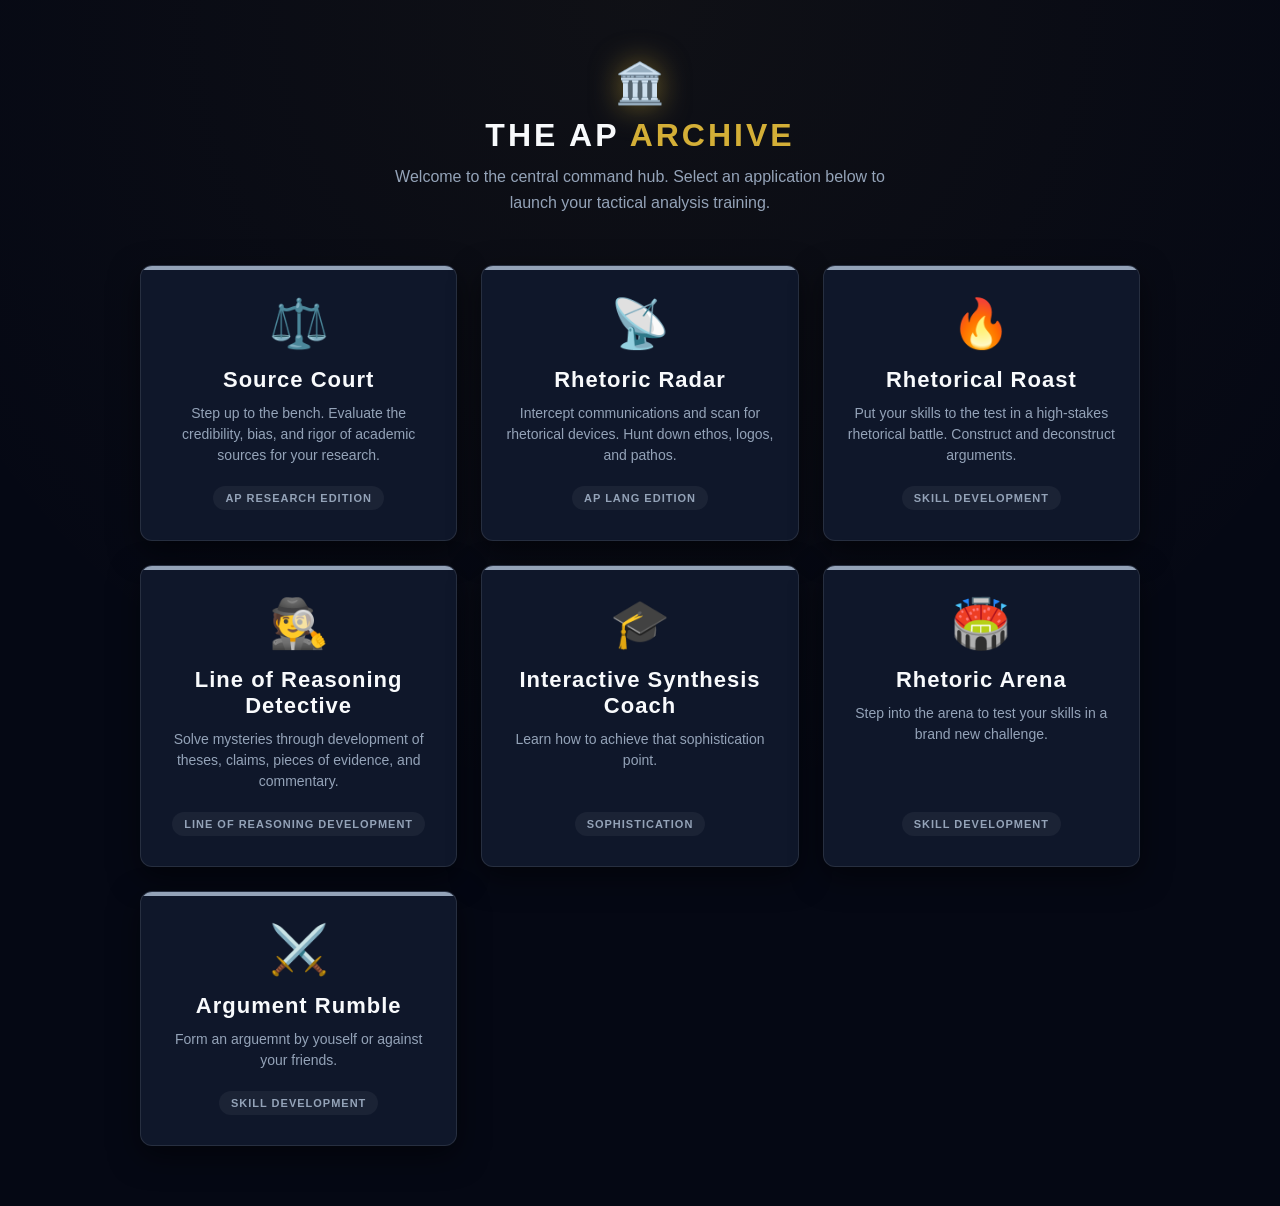
<file: index.html>
<!DOCTYPE html>
<html lang="en">
<head>
<meta charset="UTF-8">
<meta name="viewport" content="width=device-width, initial-scale=1.0">
<title>The AP Archive</title>
<style>
  * { box-sizing: border-box; margin: 0; padding: 0; }

  :root {
    --bg: #050814;
    --card: #0f172a;
    --card-hover: #1e293b;
    --text: #f8fafc;
    --muted: #94a3b8;
    
    --gold: #d4af37;
    --blue: #38bdf8;
    --orange: #fb923c;
    --yellow: #facc15;
    --purple: #a855f7;
    --red: #ef4444; 
   --silver: #cbd5e1;
  }

  body {
    background-color: var(--bg);
    color: var(--text);
    font-family: -apple-system, BlinkMacSystemFont, 'Segoe UI', Roboto, sans-serif;
    display: flex;
    flex-direction: column;
    align-items: center;
    padding: 60px 20px;
    min-height: 100vh;
    background-image: radial-gradient(circle at 50% 0%, rgba(212, 175, 55, 0.05) 0%, transparent 60%);
  }

  header {
    text-align: center;
    margin-bottom: 50px;
  }

  .icon-main {
    font-size: 40px;
    margin-bottom: 10px;
    filter: drop-shadow(0 0 15px rgba(212, 175, 55, 0.5));
  }

  h1 { 
    color: var(--text); 
    letter-spacing: 3px; 
    text-transform: uppercase; 
    font-size: 32px;
    margin-bottom: 10px;
  }

  h1 span { color: var(--gold); }

  p.subtitle { 
    color: var(--muted); 
    max-width: 500px; 
    line-height: 1.6;
    margin: 0 auto;
  }

  .app-grid {
    display: grid;
    grid-template-columns: repeat(auto-fit, minmax(300px, 1fr));
    gap: 24px;
    width: 100%;
    max-width: 1000px;
  }

  .app-card {
    background: var(--card);
    border: 1px solid rgba(255,255,255,0.1);
    border-radius: 12px;
    padding: 30px 24px;
    text-decoration: none;
    color: var(--text);
    text-align: center;
    transition: all 0.3s ease;
    box-shadow: 0 10px 30px rgba(0,0,0,0.5);
    position: relative;
    overflow: hidden;
    display: flex;
    flex-direction: column;
    align-items: center;
  }

  .app-card::before {
    content: '';
    position: absolute;
    top: 0; left: 0; right: 0;
    height: 4px;
    background: var(--muted);
    transition: background 0.3s ease;
  }

  .app-icon {
    font-size: 48px;
    margin-bottom: 15px;
    transition: transform 0.3s ease;
  }

  .app-title {
    font-size: 22px;
    font-weight: bold;
    margin-bottom: 10px;
    letter-spacing: 1px;
  }

  .app-desc {
    font-size: 14px;
    color: var(--muted);
    line-height: 1.5;
    margin-bottom: 20px;
    flex-grow: 1;
  }

  .app-badge {
    padding: 6px 12px;
    border-radius: 20px;
    font-size: 11px;
    font-weight: bold;
    text-transform: uppercase;
    letter-spacing: 1px;
    background: rgba(255,255,255,0.05);
    color: var(--muted);
    transition: all 0.3s ease;
  }

  /* Hover Effects */
  .app-card:hover {
    background: var(--card-hover);
    transform: translateY(-5px);
  }

  .app-card:hover .app-icon {
    transform: scale(1.1);
  }

  /* Source Court (Gold) */
  .app-card.court:hover { border-color: var(--gold); box-shadow: 0 10px 40px rgba(212, 175, 55, 0.2); }
  .app-card.court:hover::before { background: var(--gold); }
  .app-card.court:hover .app-title { color: var(--gold); }
  .app-card.court:hover .app-badge { background: rgba(212, 175, 55, 0.15); color: var(--gold); }

  /* Rhetoric Radar (Blue) */
  .app-card.radar:hover { border-color: var(--blue); box-shadow: 0 10px 40px rgba(56, 189, 248, 0.2); }
  .app-card.radar:hover::before { background: var(--blue); }
  .app-card.radar:hover .app-title { color: var(--blue); }
  .app-card.radar:hover .app-badge { background: rgba(56, 189, 248, 0.15); color: var(--blue); }

  /* Rhetorical Roast (Orange) */
  .app-card.roast:hover { border-color: var(--orange); box-shadow: 0 10px 40px rgba(251, 146, 60, 0.2); }
  .app-card.roast:hover::before { background: var(--orange); }
  .app-card.roast:hover .app-title { color: var(--orange); }
  .app-card.roast:hover .app-badge { background: rgba(251, 146, 60, 0.15); color: var(--orange); }

  /* Line of Reasoning Detective (Yellow) */
  .app-card.detective:hover { border-color: var(--yellow); box-shadow: 0 10px 40px rgba(250, 204, 21, 0.2); }
  .app-card.detective:hover::before { background: var(--yellow); }
  .app-card.detective:hover .app-title { color: var(--yellow); }
  .app-card.detective:hover .app-badge { background: rgba(250, 204, 21, 0.15); color: var(--yellow); }

  /* Interactive Synthesis Coach (Purple) */
  .app-card.coach:hover { border-color: var(--purple); box-shadow: 0 10px 40px rgba(168, 85, 247, 0.2); }
  .app-card.coach:hover::before { background: var(--purple); }
  .app-card.coach:hover .app-title { color: var(--purple); }
  .app-card.coach:hover .app-badge { background: rgba(168, 85, 247, 0.15); color: var(--purple); }

  /* Rhetoric Arena (Red) */
  .app-card.arena:hover { border-color: var(--red); box-shadow: 0 10px 40px rgba(239, 68, 68, 0.2); }
  .app-card.arena:hover::before { background: var(--red); }
  .app-card.arena:hover .app-title { color: var(--red); }
  .app-card.arena:hover .app-badge { background: rgba(239, 68, 68, 0.15); color: var(--red); }

/* Argument Rumble (Silver) */
  .app-card.rumble:hover { border-color: var(--silver); box-shadow: 0 10px 40px rgba(203, 213, 225, 0.2); }
  .app-card.rumble:hover::before { background: var(--silver); }
  .app-card.rumble:hover .app-title { color: var(--silver); }
  .app-card.rumble:hover .app-badge { background: rgba(203, 213, 225, 0.15); color: var(--silver); }
  
  @media (max-width: 600px) {
    .app-grid { grid-template-columns: 1fr; }
  }
</style>
</head>
<body>

  <header>
    <div class="icon-main">🏛️</div>
    <h1>The AP <span>Archive</span></h1>
    <p class="subtitle">Welcome to the central command hub. Select an application below to launch your tactical analysis training.</p>
  </header>

  <div class="app-grid">
    
    <a href="Source%20Court2/index.html" class="app-card court">
      <div class="app-icon">⚖️</div>
      <div class="app-title">Source Court</div>
      <div class="app-desc">Step up to the bench. Evaluate the credibility, bias, and rigor of academic sources for your research.</div>
      <div class="app-badge">AP Research Edition</div>
    </a>

    <a href="RhetoricRadar.html" class="app-card radar">
      <div class="app-icon">📡</div>
      <div class="app-title">Rhetoric Radar</div>
      <div class="app-desc">Intercept communications and scan for rhetorical devices. Hunt down ethos, logos, and pathos.</div>
      <div class="app-badge">AP Lang Edition</div>
    </a>
    
    <a href="RhetoricalRoast.html" class="app-card roast">
      <div class="app-icon">🔥</div>
      <div class="app-title">Rhetorical Roast</div>
      <div class="app-desc">Put your skills to the test in a high-stakes rhetorical battle. Construct and deconstruct arguments.</div>
      <div class="app-badge">Skill Development</div>
    </a>

    <a href="LineOfReasoningDetective.html" class="app-card detective">
      <div class="app-icon">🕵️</div>
      <div class="app-title">Line of Reasoning Detective</div>
      <div class="app-desc">Solve mysteries through development of theses, claims, pieces of evidence, and commentary.</div>
      <div class="app-badge">Line of Reasoning Development</div>
    </a>

    <a href="InteractiveSynthesisCoach.html" class="app-card coach">
      <div class="app-icon">🎓</div>
      <div class="app-title">Interactive Synthesis Coach</div>
      <div class="app-desc">Learn how to achieve that sophistication point.</div>
      <div class="app-badge">Sophistication</div>
    </a>

    <a href="Rhetoric%20Arena/index.html" class="app-card arena">
      <div class="app-icon">🏟️</div>
      <div class="app-title">Rhetoric Arena</div>
      <div class="app-desc">Step into the arena to test your skills in a brand new challenge.</div>
      <div class="app-badge">Skill Development</div>
    </a>

    <a href="ArgumentRumble.html" class="app-card rumble">
      <div class="app-icon">⚔️</div>
      <div class="app-title">Argument Rumble</div>
      <div class="app-desc">Form an arguemnt by youself or against your friends.</div>
      <div class="app-badge">Skill Development</div>
    </a>
   
  </div>

</body>
</html>
</file>
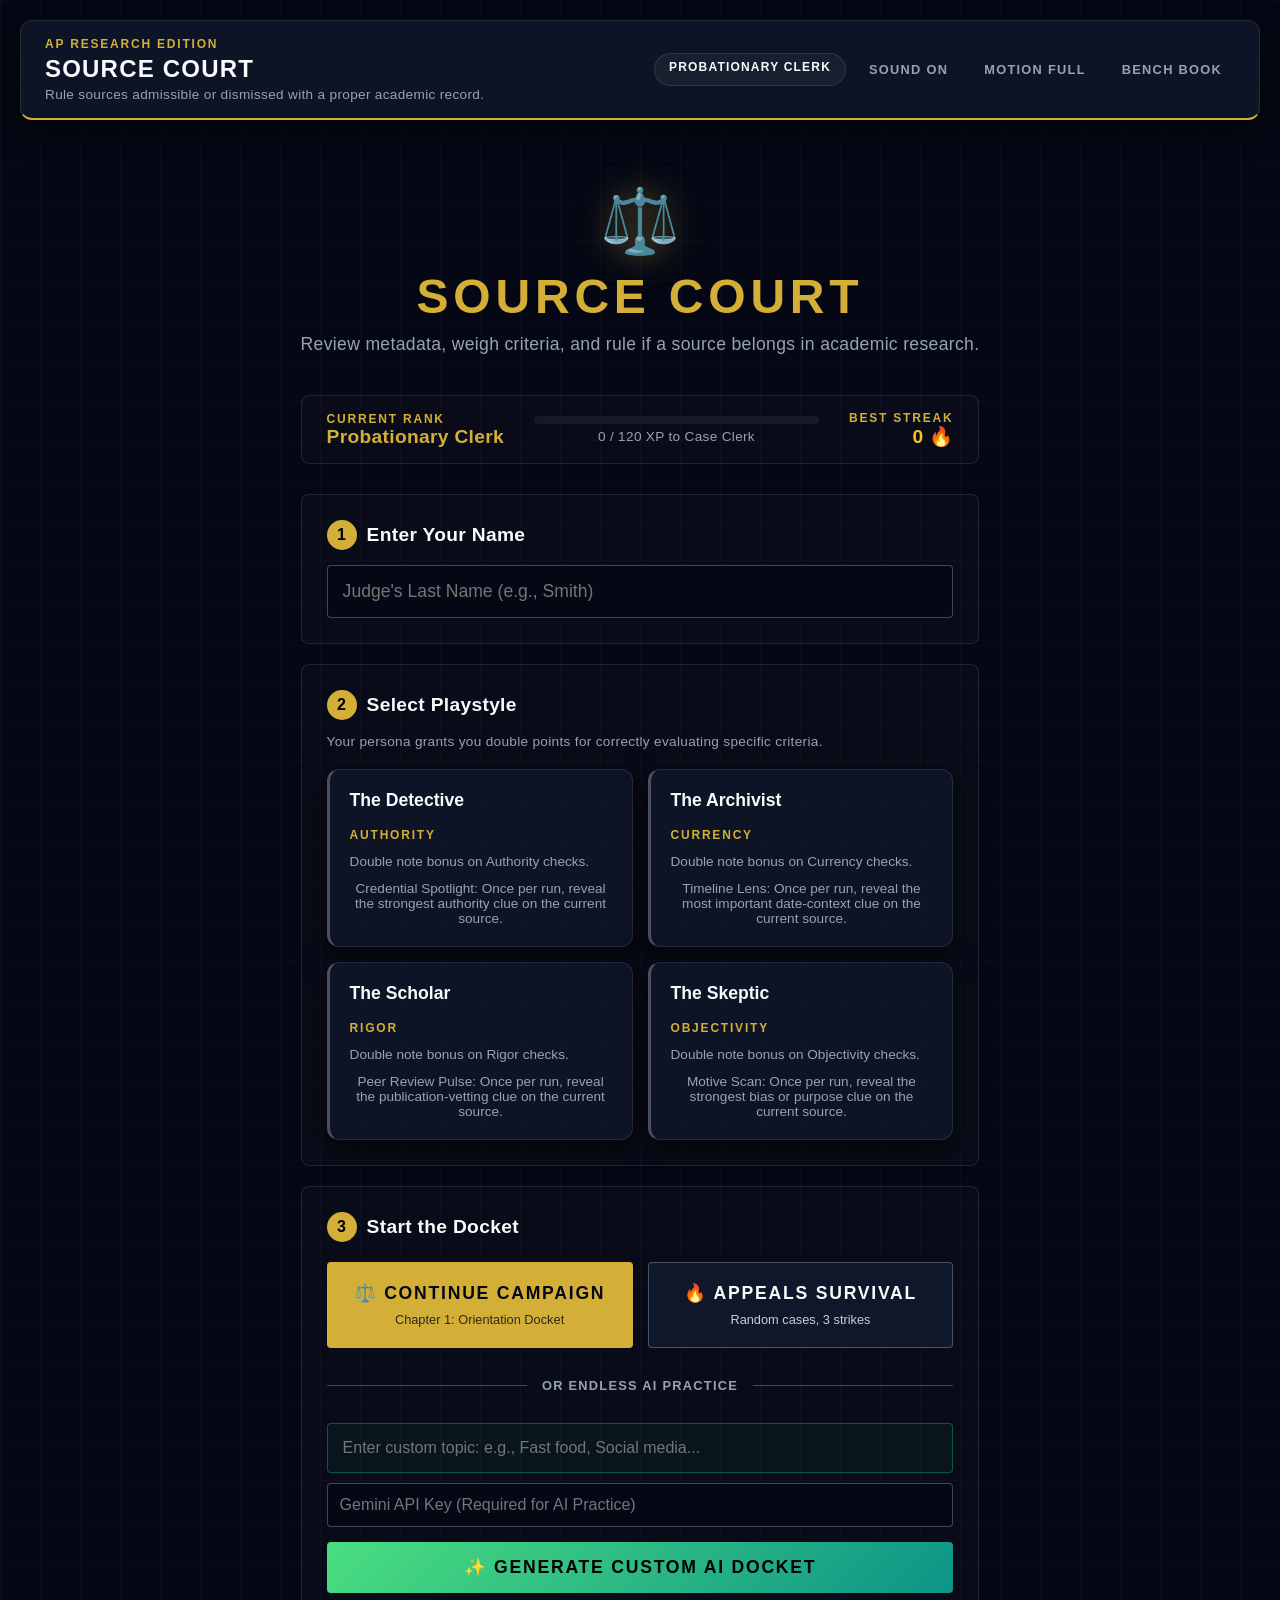
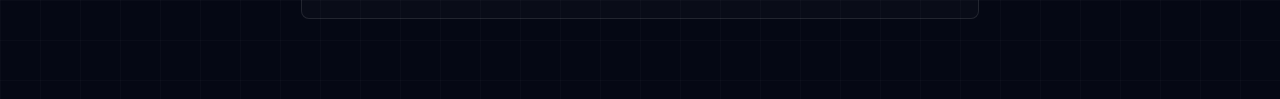
<file: Source Court2/index.html>
<!DOCTYPE html>
<html lang="en">
<head>
  <meta charset="UTF-8" />
  <meta name="viewport" content="width=device-width, initial-scale=1.0" />
  <title>Source Court — AP Research Edition</title>
  <link rel="stylesheet" href="styles.css" />
</head>
<body>
  <div id="app" class="app-shell">
    <noscript>
      <div class="noscript" style="color: white; text-align: center; padding: 50px;">
        Source Court requires JavaScript to run.
      </div>
    </noscript>
  </div>
  <div id="live-region" class="sr-only" aria-live="polite" aria-atomic="true"></div>
  
  <script src="data.js"></script>
  <script src="app.js"></script>
</body>
</html>
</file>
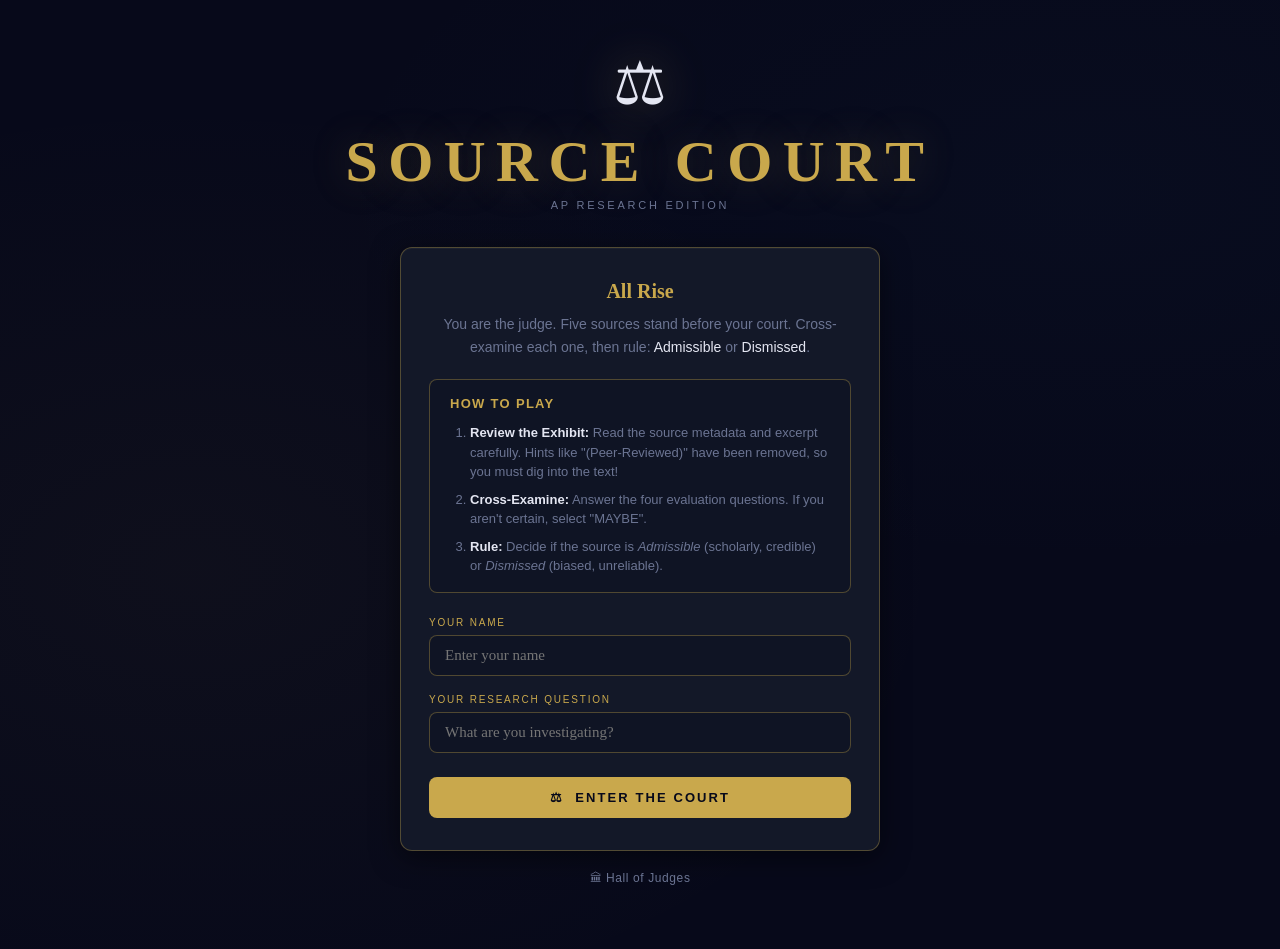
<file: finalcourt.html>
<!DOCTYPE html>
<html lang="en">
<head>
<meta charset="UTF-8">
<meta name="viewport" content="width=device-width, initial-scale=1.0">
<title>Source Court — AP Research Edition</title>
<style>
/* ===== RESET & ROOT ===== */
*, *::before, *::after { box-sizing: border-box; margin: 0; padding: 0; }

:root {
  --bg:          #07091a;
  --surface:     #0f1424;
  --card:        #131828;
  --card2:       #1a2040;
  --gold:        #c9a84c;
  --gold-bright: #f0c94a;
  --gold-dim:    rgba(201,168,76,0.18);
  --gold-border: rgba(201,168,76,0.35);
  --text:        #e4e6f2;
  --muted:       #6b7492;
  --red:         #e63946;
  --red-dim:     rgba(230,57,70,0.12);
  --green:       #2a9d8f;
  --green-dim:   rgba(42,157,143,0.12);
  --radius:      12px;
  --shadow:      0 6px 28px rgba(0,0,0,0.5);
}

html { scroll-behavior: smooth; }

body {
  background: var(--bg);
  color: var(--text);
  font-family: Georgia, 'Times New Roman', serif;
  min-height: 100vh;
  background-image:
    radial-gradient(ellipse 60% 50% at 15% 60%, rgba(201,168,76,0.04) 0%, transparent 100%),
    radial-gradient(ellipse 60% 40% at 85% 20%, rgba(42,100,157,0.04) 0%, transparent 100%);
}

/* ===== SCREENS ===== */
.screen { display: none; min-height: 100vh; }
.screen.active { display: block; animation: fadeUp 0.3s ease; }

@keyframes fadeUp {
  from { opacity: 0; transform: translateY(10px); }
  to   { opacity: 1; transform: translateY(0); }
}

/* ===== SHARED UTILITY ===== */
.gold { color: var(--gold); }
.muted { color: var(--muted); }

/* ===== WELCOME SCREEN ===== */
#screen-welcome {
  display: flex;
  flex-direction: column;
  align-items: center;
  justify-content: center;
  padding: 48px 20px 60px;
  gap: 0;
}
#screen-welcome.active { display: flex; }

.emblem {
  text-align: center;
  margin-bottom: 36px;
}
.emblem-icon {
  font-size: 60px;
  display: block;
  margin-bottom: 14px;
  filter: drop-shadow(0 0 24px rgba(201,168,76,0.45));
  animation: glow 3s ease-in-out infinite alternate;
}
@keyframes glow {
  from { filter: drop-shadow(0 0 12px rgba(201,168,76,0.3)); }
  to   { filter: drop-shadow(0 0 28px rgba(201,168,76,0.6)); }
}
.emblem-title {
  font-size: clamp(38px, 9vw, 58px);
  color: var(--gold);
  letter-spacing: 0.18em;
  text-shadow: 0 0 40px rgba(201,168,76,0.25);
  line-height: 1;
}
.emblem-sub {
  margin-top: 8px;
  font-size: 11px;
  color: var(--muted);
  letter-spacing: 0.25em;
  text-transform: uppercase;
  font-family: -apple-system, BlinkMacSystemFont, 'Segoe UI', Arial, sans-serif;
}

.welcome-card {
  background: var(--card);
  border: 1px solid var(--gold-border);
  border-radius: var(--radius);
  padding: 32px 28px;
  width: 100%;
  max-width: 480px;
  box-shadow: var(--shadow), inset 0 1px 0 rgba(255,255,255,0.04);
}
.welcome-card h2 {
  font-size: 20px;
  color: var(--gold);
  text-align: center;
  margin-bottom: 10px;
}
.welcome-intro {
  font-size: 14px;
  color: var(--muted);
  line-height: 1.65;
  text-align: center;
  margin-bottom: 20px;
  font-family: -apple-system, BlinkMacSystemFont, 'Segoe UI', Arial, sans-serif;
}
.welcome-intro em { color: var(--text); font-style: normal; }

/* ===== INSTRUCTIONS ===== */
.instructions-box {
  background: var(--surface);
  border: 1px solid var(--gold-border);
  border-radius: 8px;
  padding: 16px 20px;
  margin-bottom: 24px;
  text-align: left;
}
.instructions-box h3 {
  font-size: 13px;
  color: var(--gold);
  text-transform: uppercase;
  letter-spacing: 0.1em;
  margin-bottom: 12px;
  font-family: -apple-system, BlinkMacSystemFont, 'Segoe UI', Arial, sans-serif;
}
.instructions-box ol {
  padding-left: 20px;
  color: var(--muted);
  font-size: 13px;
  line-height: 1.5;
  font-family: -apple-system, BlinkMacSystemFont, 'Segoe UI', Arial, sans-serif;
}
.instructions-box li { margin-bottom: 8px; }
.instructions-box li:last-child { margin-bottom: 0; }
.instructions-box strong { color: var(--text); }

.form-group { margin-bottom: 18px; }
.form-group label {
  display: block;
  font-size: 10px;
  letter-spacing: 0.18em;
  text-transform: uppercase;
  color: var(--gold);
  margin-bottom: 7px;
  font-family: -apple-system, BlinkMacSystemFont, 'Segoe UI', Arial, sans-serif;
}
.form-group input {
  width: 100%;
  background: var(--surface);
  border: 1px solid var(--gold-border);
  border-radius: 8px;
  padding: 11px 15px;
  color: var(--text);
  font-size: 15px;
  font-family: Georgia, serif;
  outline: none;
  transition: border-color 0.2s, box-shadow 0.2s;
}
.form-group input:focus {
  border-color: var(--gold);
  box-shadow: 0 0 0 3px rgba(201,168,76,0.1);
}

.btn-enter {
  width: 100%;
  background: var(--gold);
  color: var(--bg);
  border: none;
  border-radius: 8px;
  padding: 13px;
  font-size: 13px;
  font-weight: bold;
  letter-spacing: 0.16em;
  text-transform: uppercase;
  font-family: -apple-system, BlinkMacSystemFont, 'Segoe UI', Arial, sans-serif;
  cursor: pointer;
  margin-top: 6px;
  transition: background 0.15s, transform 0.1s;
}
.btn-enter:hover { background: var(--gold-bright); }
.btn-enter:active { transform: scale(0.98); }

.welcome-footer {
  margin-top: 16px;
  text-align: center;
}
.btn-ghost {
  background: none;
  border: none;
  color: var(--muted);
  font-size: 12px;
  font-family: -apple-system, BlinkMacSystemFont, 'Segoe UI', Arial, sans-serif;
  cursor: pointer;
  transition: color 0.2s;
  padding: 4px 8px;
  letter-spacing: 0.05em;
}
.btn-ghost:hover { color: var(--gold); }

/* ===== SOURCE SCREEN ===== */
#screen-source { padding: 0 0 80px; max-width: 680px; margin: 0 auto; }

.topbar {
  display: flex; justify-content: space-between; align-items: center;
  padding: 14px 20px; background: rgba(7,9,26,0.9);
  border-bottom: 1px solid var(--gold-border);
  position: sticky; top: 0; z-index: 10; backdrop-filter: blur(8px);
}
.topbar-logo {
  font-size: 13px; color: var(--gold); letter-spacing: 0.14em;
  font-family: -apple-system, BlinkMacSystemFont, 'Segoe UI', Arial, sans-serif;
}
.topbar-right { display: flex; align-items: center; gap: 14px; }
.topbar-progress {
  font-size: 12px; color: var(--muted);
  font-family: -apple-system, BlinkMacSystemFont, 'Segoe UI', Arial, sans-serif;
}

.progress-track { height: 2px; background: rgba(201,168,76,0.12); }
.progress-fill { height: 100%; background: var(--gold); transition: width 0.5s; }

.source-body { padding: 24px 20px 0; }

.case-badge-row { display: flex; align-items: center; gap: 10px; margin-bottom: 14px; }
.exhibit-tag {
  font-size: 10px; letter-spacing: 0.22em; text-transform: uppercase; color: var(--muted);
  font-family: -apple-system, BlinkMacSystemFont, 'Segoe UI', Arial, sans-serif;
}
.type-badge {
  background: var(--gold-dim); border: 1px solid var(--gold-border); color: var(--gold);
  font-size: 10px; letter-spacing: 0.1em; text-transform: uppercase;
  padding: 3px 10px; border-radius: 20px;
  font-family: -apple-system, BlinkMacSystemFont, 'Segoe UI', Arial, sans-serif;
}

.case-file {
  background: var(--card); border: 1px solid var(--gold-border);
  border-radius: var(--radius); overflow: hidden; margin-bottom: 16px;
  box-shadow: var(--shadow);
}
.case-file-top { padding: 20px 22px 18px; border-bottom: 1px solid rgba(201,168,76,0.08); }
.source-title { font-size: 17px; color: #fff; line-height: 1.4; margin-bottom: 16px; }
.meta-grid { display: grid; grid-template-columns: auto 1fr; gap: 4px 14px; }
.meta-k {
  font-size: 9px; letter-spacing: 0.18em; text-transform: uppercase; color: var(--gold);
  font-family: -apple-system, BlinkMacSystemFont, 'Segoe UI', Arial, sans-serif; line-height: 2;
}
.meta-v {
  font-size: 13px; color: var(--muted); font-family: -apple-system, BlinkMacSystemFont, 'Segoe UI', Arial, sans-serif; line-height: 2;
}
.excerpt-area { padding: 16px 22px; background: rgba(0,0,0,0.22); }
.excerpt-kicker {
  font-size: 8px; letter-spacing: 0.22em; text-transform: uppercase; color: var(--gold);
  font-family: -apple-system, BlinkMacSystemFont, 'Segoe UI', Arial, sans-serif; display: block; margin-bottom: 8px;
}
.excerpt-quote { font-size: 14px; color: var(--text); line-height: 1.7; font-style: italic; }

.cross-exam {
  background: var(--card); border: 1px solid var(--gold-border);
  border-radius: var(--radius); padding: 20px 22px; margin-bottom: 20px;
  box-shadow: var(--shadow);
}
.cross-exam-title {
  font-size: 10px; letter-spacing: 0.22em; text-transform: uppercase; color: var(--gold);
  font-family: -apple-system, BlinkMacSystemFont, 'Segoe UI', Arial, sans-serif; margin-bottom: 14px;
  display: flex; align-items: center; gap: 8px;
}
.cross-exam-title::after { content: ''; flex: 1; height: 1px; background: var(--gold-border); }

.q-row { padding: 12px 0; border-bottom: 1px solid rgba(255,255,255,0.04); }
.q-row:last-child { border-bottom: none; }
.q-text { font-size: 14px; color: var(--text); margin-bottom: 10px; line-height: 1.45; }
.yn-row { display: flex; gap: 8px; flex-wrap: wrap; }
.yn-btn {
  padding: 5px 18px; border-radius: 20px; border: 1px solid rgba(255,255,255,0.12);
  background: transparent; color: var(--muted); font-size: 11px; font-weight: bold;
  letter-spacing: 0.12em; font-family: -apple-system, BlinkMacSystemFont, 'Segoe UI', Arial, sans-serif;
  cursor: pointer; transition: all 0.15s;
}
.yn-btn:hover:not(.sel-yes):not(.sel-no):not(.sel-maybe) { border-color: rgba(255,255,255,0.28); color: var(--text); }
.yn-btn.sel-yes { background: var(--green-dim); border-color: var(--green); color: var(--green); }
.yn-btn.sel-no { background: var(--red-dim); border-color: var(--red); color: var(--red); }
.yn-btn.sel-maybe { background: var(--gold-dim); border-color: var(--gold); color: var(--gold); }

.ruling-zone { padding: 0 0 4px; }
.ruling-label {
  font-size: 10px; letter-spacing: 0.22em; text-transform: uppercase; color: var(--muted);
  font-family: -apple-system, BlinkMacSystemFont, 'Segoe UI', Arial, sans-serif; text-align: center; margin-bottom: 14px;
}
.ruling-btns { display: grid; grid-template-columns: 1fr 1fr; gap: 12px; }
.btn-rule {
  padding: 16px 12px; border-radius: 10px; border: 2px solid; font-size: 14px; font-weight: bold;
  letter-spacing: 0.1em; text-transform: uppercase; cursor: pointer; transition: all 0.15s;
  font-family: -apple-system, BlinkMacSystemFont, 'Segoe UI', Arial, sans-serif;
}
.btn-admit { background: var(--green-dim); border-color: var(--green); color: var(--green); }
.btn-admit:not(:disabled):hover { background: var(--green); color: #fff; box-shadow: 0 4px 20px rgba(42,157,143,0.35); transform: translateY(-2px); }
.btn-dismiss { background: var(--red-dim); border-color: var(--red); color: var(--red); }
.btn-dismiss:not(:disabled):hover { background: var(--red); color: #fff; box-shadow: 0 4px 20px rgba(230,57,70,0.35); transform: translateY(-2px); }
.btn-rule:disabled { opacity: 0.28; cursor: not-allowed; transform: none !important; box-shadow: none !important; }
.ruling-hint {
  text-align: center; margin-top: 12px; font-size: 11px; color: var(--muted);
  font-family: -apple-system, BlinkMacSystemFont, 'Segoe UI', Arial, sans-serif; font-style: italic;
}

/* ===== VERDICT SCREEN ===== */
#screen-verdict { max-width: 680px; margin: 0 auto; padding: 40px 20px 80px; }

.verdict-hero { text-align: center; padding: 8px 0 32px; }
.verdict-hero-icon { font-size: 52px; display: block; margin-bottom: 14px; filter: drop-shadow(0 0 20px rgba(201,168,76,0.4)); }
.verdict-hero h1 { font-size: 26px; color: var(--gold); letter-spacing: 0.18em; margin-bottom: 22px; }
.score-wrap {
  display: inline-flex; align-items: baseline; gap: 4px; background: var(--card2);
  border: 1px solid var(--gold-border); border-radius: 16px; padding: 12px 28px; margin-bottom: 10px;
}
.score-n { font-size: 64px; color: var(--gold); line-height: 1; font-weight: bold; }
.score-d { font-size: 32px; color: var(--muted); }
.score-rank {
  font-size: 12px; color: var(--muted); letter-spacing: 0.14em; text-transform: uppercase;
  font-family: -apple-system, BlinkMacSystemFont, 'Segoe UI', Arial, sans-serif; margin-top: 6px;
}

.verdict-divider {
  display: flex; align-items: center; gap: 12px; margin: 24px 0 20px;
  font-size: 10px; letter-spacing: 0.2em; text-transform: uppercase; color: var(--muted);
  font-family: -apple-system, BlinkMacSystemFont, 'Segoe UI', Arial, sans-serif;
}
.verdict-divider::before, .verdict-divider::after { content: ''; flex: 1; height: 1px; background: var(--gold-border); }

.vcard {
  background: var(--card); border: 1px solid; border-radius: var(--radius);
  padding: 16px 18px; margin-bottom: 12px; display: flex; gap: 14px; align-items: flex-start;
}
.vcard.vright { border-color: rgba(42,157,143,0.35); background: linear-gradient(120deg, var(--card), rgba(42,157,143,0.04)); }
.vcard.vwrong { border-color: rgba(230,57,70,0.35); background: linear-gradient(120deg, var(--card), rgba(230,57,70,0.04)); }
.vstamp {
  flex-shrink: 0; width: 30px; height: 30px; border-radius: 50%;
  display: flex; align-items: center; justify-content: center; font-size: 14px; margin-top: 2px; font-weight: bold;
}
.vstamp.st-right { background: var(--green-dim); color: var(--green); border: 1px solid var(--green); }
.vstamp.st-wrong { background: var(--red-dim); color: var(--red); border: 1px solid var(--red); }

.vcard-body { flex: 1; min-width: 0; }
.vcard-title { font-size: 14px; color: #fff; margin-bottom: 7px; line-height: 1.35; }
.vcard-chips { display: flex; gap: 6px; margin-bottom: 8px; flex-wrap: wrap; }
.chip {
  font-size: 10px; letter-spacing: 0.08em; text-transform: uppercase; padding: 2px 9px;
  border-radius: 4px; font-family: -apple-system, BlinkMacSystemFont, 'Segoe UI', Arial, sans-serif; font-weight: bold;
}
.chip-your-a { background: rgba(42,157,143,0.18); color: var(--green); }
.chip-your-d { background: rgba(230,57,70,0.18); color: var(--red); }
.chip-exp-a  { background: rgba(201,168,76,0.14); color: var(--gold); }
.chip-exp-d  { background: rgba(201,168,76,0.14); color: var(--gold); }
.vcard-explanation {
  font-size: 13px; color: var(--muted); line-height: 1.55; font-family: -apple-system, BlinkMacSystemFont, 'Segoe UI', Arial, sans-serif;
}

.verdict-actions { margin-top: 28px; display: grid; grid-template-columns: 1fr 1fr; gap: 12px; }
.btn-outline, .btn-solid {
  padding: 13px; border-radius: 8px; font-size: 13px; font-family: -apple-system, BlinkMacSystemFont, 'Segoe UI', Arial, sans-serif;
  cursor: pointer; transition: all 0.2s; letter-spacing: 0.05em; text-align: center; border: 1px solid var(--gold-border);
}
.btn-outline { background: transparent; color: var(--gold); }
.btn-outline:hover { background: var(--gold-dim); border-color: var(--gold); }
.btn-solid { border: none; background: var(--gold); color: var(--bg); font-weight: bold; }
.btn-solid:hover { background: var(--gold-bright); }

/* ===== LEADERBOARD SCREEN ===== */
#screen-leaderboard { max-width: 680px; margin: 0 auto; padding: 40px 20px 80px; }
.lb-hero { text-align: center; margin-bottom: 30px; }
.lb-hero-icon { font-size: 44px; display: block; margin-bottom: 12px; }
.lb-title { font-size: 24px; color: var(--gold); letter-spacing: 0.18em; margin-bottom: 6px; }
.lb-sub { font-size: 11px; color: var(--muted); letter-spacing: 0.14em; text-transform: uppercase; font-family: -apple-system, BlinkMacSystemFont, 'Segoe UI', Arial, sans-serif; }

.lb-table-wrap {
  background: var(--card); border: 1px solid var(--gold-border); border-radius: var(--radius);
  overflow: hidden; margin-bottom: 20px; box-shadow: var(--shadow);
}
table.lb { width: 100%; border-collapse: collapse; }
table.lb thead tr { background: var(--surface); }
table.lb th { font-size: 9px; letter-spacing: 0.18em; text-transform: uppercase; color: var(--gold); padding: 12px 14px; text-align: left; border-bottom: 1px solid var(--gold-border); font-family: -apple-system, BlinkMacSystemFont, 'Segoe UI', Arial, sans-serif; }
table.lb td { padding: 11px 14px; font-size: 13px; font-family: -apple-system, BlinkMacSystemFont, 'Segoe UI', Arial, sans-serif; border-bottom: 1px solid rgba(255,255,255,0.04); color: var(--text); }
table.lb tbody tr:last-child td { border-bottom: none; }

.lb-empty { text-align: center; padding: 56px 20px; color: var(--muted); font-family: -apple-system, BlinkMacSystemFont, 'Segoe UI', Arial, sans-serif; }
.lb-empty-icon { font-size: 36px; display: block; margin-bottom: 10px; opacity: 0.4; }

.btn-back-wide {
  display: block; width: 100%; padding: 13px; border-radius: 8px; border: 1px solid var(--gold-border);
  background: transparent; color: var(--gold); font-size: 13px; font-family: -apple-system, BlinkMacSystemFont, 'Segoe UI', Arial, sans-serif;
  cursor: pointer; text-align: center; transition: all 0.2s; letter-spacing: 0.05em; margin-bottom: 12px;
}
.btn-back-wide:hover { background: var(--gold-dim); border-color: var(--gold); }

/* Responsive */
@media (max-width: 500px) {
  .ruling-btns, .verdict-actions { grid-template-columns: 1fr; }
  .score-n { font-size: 52px; }
  table.lb th:nth-child(4), table.lb td:nth-child(4) { display: none; }
}
</style>
</head>
<body>

<div id="screen-welcome" class="screen active">
  <div class="emblem">
    <span class="emblem-icon">⚖</span>
    <h1 class="emblem-title">SOURCE COURT</h1>
    <p class="emblem-sub">AP Research Edition</p>
  </div>

  <div class="welcome-card">
    <h2>All Rise</h2>
    <p class="welcome-intro">
      You are the judge. Five sources stand before your court. Cross-examine each one,
      then rule: <em>Admissible</em> or <em>Dismissed</em>.
    </p>

    <div class="instructions-box">
      <h3>How to Play</h3>
      <ol>
        <li><strong>Review the Exhibit:</strong> Read the source metadata and excerpt carefully. Hints like "(Peer-Reviewed)" have been removed, so you must dig into the text!</li>
        <li><strong>Cross-Examine:</strong> Answer the four evaluation questions. If you aren't certain, select "MAYBE".</li>
        <li><strong>Rule:</strong> Decide if the source is <em>Admissible</em> (scholarly, credible) or <em>Dismissed</em> (biased, unreliable).</li>
      </ol>
    </div>

    <div id="welcome-container">
      <div class="form-group">
        <label for="inp-name">Your Name</label>
        <input id="inp-name" type="text" placeholder="Enter your name" maxlength="50">
      </div>
      <div class="form-group">
        <label for="inp-topic">Your Research Question</label>
        <input id="inp-topic" type="text" placeholder="What are you investigating?" maxlength="120">
      </div>
      <button type="button" class="btn-enter" onclick="handleCourtStart()">⚖&nbsp; Enter the Court</button>
    </div>
  </div>

  <div class="welcome-footer">
    <button type="button" class="btn-ghost" onclick="goLeaderboard()">🏛 Hall of Judges</button>
  </div>
</div>

<div id="screen-source" class="screen"></div>
<div id="screen-verdict" class="screen"></div>
<div id="screen-leaderboard" class="screen"></div>

<script>
/* =======================================================
   DATA
   ======================================================= */
const EXHIBITS = ['A','B','C','D','E'];

const SETS = [
  {
    topic: 'Climate Change',
    sources: [
      {
        title: 'Climate Change 2023: Synthesis Report',
        author: 'Working Group I',
        publication: 'Global Climate Synthesis Report',
        date: '2023',
        type: 'Report',
        excerpt: '"Human-induced climate change, including more frequent and intense extreme weather events, has caused widespread adverse impacts and related losses and damages to nature and people, beyond natural climate variability. The observed increase in greenhouse gas concentrations since around 1750 is unequivocally caused by human activities."',
        questions: [
          { text: 'Is the author or organization an expert in this field?' },
          { text: 'Is this source recent — published within the last 5–7 years?' },
          { text: 'Is it peer-reviewed or from a highly reputable institution?' },
          { text: 'Does the source show significant bias or a potential hidden agenda?' }
        ],
        ruling: 'admissible',
        explanation: 'The IPCC synthesizes work from thousands of climate scientists worldwide. Expert authors, rigorous peer review, institutional accountability, and a 2023 date.'
      },
      {
        title: 'Why Clean Coal Is Still America\'s Energy Backbone',
        author: 'James R. Whitfield',
        publication: 'American Energy Forum',
        date: '2022',
        type: 'Online Article',
        excerpt: '"New scrubbing technologies have reduced coal plant emissions by over 90%, yet alarmist projections from environmental advocacy groups continually ignore these innovations. By transitioning to clean coal methodologies, we can maintain grid stability during extreme weather events where renewables typically fail."',
        questions: [
          { text: 'Is the author or organization an expert in this field?' },
          { text: 'Is this source recent — published within the last 5–7 years?' },
          { text: 'Is it peer-reviewed or from a highly reputable institution?' },
          { text: 'Does the source show significant bias or a potential hidden agenda?' }
        ],
        ruling: 'dismissed',
        explanation: 'A communications director for an energy lobbying site is not a scientific expert. The organization has a direct financial stake in coal\'s survival — a textbook conflict of interest.'
      },
      {
        title: 'Accelerating Arctic Sea Ice Loss and Its Amplifying Feedback Effects',
        author: 'Sarah Chen, Marcus Webb',
        publication: 'Nature Climate Change',
        date: '2021',
        type: 'Academic Article',
        excerpt: '"Satellite observations from 1979–2020 document a 13.1% per-decade decline in Arctic sea ice extent, with statistically significant acceleration after 2007. Albedo feedback loops, triggered by the reduction of highly reflective ice surfaces, amplify regional warming at twice the global mean rate."',
        questions: [
          { text: 'Is the author or organization an expert in this field?' },
          { text: 'Is this source recent — published within the last 5–7 years?' },
          { text: 'Is it peer-reviewed or from a highly reputable institution?' },
          { text: 'Does the source show significant bias or a potential hidden agenda?' }
        ],
        ruling: 'admissible',
        explanation: 'Nature Climate Change is one of the world\'s most rigorous peer-reviewed journals. Credentialed Oxford researchers, transparent methodology, and no financial conflicts.'
      },
      {
        title: 'Climate Change — Wikipedia',
        author: 'Multiple Contributors',
        publication: 'Wikipedia',
        date: 'Last edited 2024',
        type: 'Encyclopedia',
        excerpt: '"Climate change refers to long-term shifts in global temperatures and weather patterns. Since the mid-20th century, human activities — primarily burning fossil fuels — have been the main driver of climate change. This process releases greenhouse gases, such as carbon dioxide and methane, which trap heat in the Earth\'s atmosphere."',
        questions: [
          { text: 'Is the author or organization an expert in this field?' },
          { text: 'Is this source recent — published within the last 5–7 years?' },
          { text: 'Is it peer-reviewed or from a highly reputable institution?' },
          { text: 'Does the source show significant bias or a potential hidden agenda?' }
        ],
        ruling: 'dismissed',
        explanation: 'Wikipedia has no named, credentialed authors and undergoes no peer review. It\'s valuable for orientation — not for evidence. AP Research requires traceable, accountable scholarship.'
      },
      {
        title: 'I Sailed the Northwest Passage. The Ice Is Gone.',
        author: 'Tyler Cross',
        publication: 'The New York Times',
        date: '2023',
        type: 'Article',
        excerpt: '"I’ve made three Arctic crossings in my lifetime, and the transformation is staggering. The thick, multi-year ice that once killed early explorers is simply gone, replaced by open water and slush. No scientist with their complex data models needs to tell me what I saw with my own eyes from the deck of my boat."',
        questions: [
          { text: 'Is the author or organization an expert in this field?' },
          { text: 'Is this source recent — published within the last 5–7 years?' },
          { text: 'Is it peer-reviewed or from a highly reputable institution?' },
          { text: 'Does the source show significant bias or a potential hidden agenda?' }
        ],
        ruling: 'dismissed',
        explanation: 'Compelling first-person observation — but anecdote is not data. The author has no scientific credentials, the column underwent no peer review, and activist framing signals a one-sided perspective.'
      }
    ]
  }
];

/* =======================================================
   STATE
   ======================================================= */
var AppState = {
  name: '',
  topic: '',
  setIdx: 0,
  srcIdx: 0,
  qAnswers: [],
  rulings: []
};

/* =======================================================
   SCREEN ROUTING
   ======================================================= */
function showScreen(id) {
  document.querySelectorAll('.screen').forEach(s => s.classList.remove('active'));
  const el = document.getElementById('screen-' + id);
  if(el) el.classList.add('active');
  window.scrollTo(0, 0);
}

/* =======================================================
   WELCOME
   ======================================================= */
function handleCourtStart() {
  const name  = document.getElementById('inp-name').value.trim();
  const topic = document.getElementById('inp-topic').value.trim();
  
  if (!name || !topic) {
    alert("Please enter both your name and your research question to proceed.");
    return;
  }

  AppState.name  = name;
  AppState.topic = topic;
  AppState.setIdx = 0; 
  AppState.srcIdx   = 0;
  AppState.rulings  = [];
  AppState.qAnswers = Array.from({ length: 5 }, () => [null, null, null, null]);

  renderSource(0);
  showScreen('source');
}

function goLeaderboard() {
  renderLeaderboard();
  showScreen('leaderboard');
}

/* =======================================================
   SOURCE SCREEN
   ======================================================= */
function renderSource(idx) {
  const set    = SETS[AppState.setIdx];
  const src    = set.sources[idx];
  const ex     = EXHIBITS[idx];
  const total  = set.sources.length;
  const ans    = AppState.qAnswers[idx];
  const done   = ans.every(a => a !== null);
  const pct    = Math.round(((idx + 1) / total) * 100);

  const qsHTML = src.questions.map((q, qi) => {
    const a = ans[qi];
    const yc = a === true    ? 'yn-btn sel-yes'   : 'yn-btn';
    const nc = a === false   ? 'yn-btn sel-no'    : 'yn-btn';
    const mc = a === 'maybe' ? 'yn-btn sel-maybe' : 'yn-btn';
    return `
      <div class="q-row">
        <div class="q-text">${q.text}</div>
        <div class="yn-row">
          <button type="button" class="${yc}" onclick="answerQ(${idx},${qi},true)">YES</button>
          <button type="button" class="${nc}" onclick="answerQ(${idx},${qi},false)">NO</button>
          <button type="button" class="${mc}" onclick="answerQ(${idx},${qi},'maybe')">MAYBE</button>
        </div>
      </div>`;
  }).join('');

  const dis  = done ? '' : 'disabled';
  const hint = done ? '' : `<div class="ruling-hint">Answer all four questions to unlock your ruling</div>`;

  document.getElementById('screen-source').innerHTML = `
    <div class="topbar">
      <span class="topbar-logo">⚖ SOURCE COURT</span>
      <div class="topbar-right">
        <span class="topbar-progress">Case ${idx + 1} of ${total} &middot; ${set.topic}</span>
      </div>
    </div>
    <div class="progress-track"><div class="progress-fill" style="width:${pct}%"></div></div>
    <div class="source-body">
      <div class="case-badge-row">
        <span class="exhibit-tag">Exhibit ${ex}</span>
        <span class="type-badge">${src.type}</span>
      </div>
      <div class="case-file">
        <div class="case-file-top">
          <h2 class="source-title">${src.title}</h2>
          <div class="meta-grid">
            <span class="meta-k">Author</span><span class="meta-v">${src.author}</span>
            <span class="meta-k">Published In</span><span class="meta-v">${src.publication}</span>
            <span class="meta-k">Date</span><span class="meta-v">${src.date}</span>
          </div>
        </div>
        <div class="excerpt-area">
          <span class="excerpt-kicker">Excerpt</span>
          <p class="excerpt-quote">${src.excerpt}</p>
        </div>
      </div>
      <div class="cross-exam">
        <div class="cross-exam-title">Cross-Examination</div>
        ${qsHTML}
      </div>
      <div class="ruling-zone">
        <div class="ruling-label">Your Ruling</div>
        <div class="ruling-btns">
          <button type="button" class="btn-rule btn-admit" ${dis} onclick="submitRuling('admissible')">✓ Admissible</button>
          <button type="button" class="btn-rule btn-dismiss" ${dis} onclick="submitRuling('dismissed')">✗ Dismissed</button>
        </div>
        ${hint}
      </div>
    </div>`;
}

function answerQ(srcIdx, qIdx, val) {
  AppState.qAnswers[srcIdx][qIdx] = val;
  renderSource(srcIdx);
}

function submitRuling(ruling) {
  AppState.rulings.push(ruling);
  const next = AppState.srcIdx + 1;
  if (next < SETS[AppState.setIdx].sources.length) {
    AppState.srcIdx = next;
    renderSource(next);
    window.scrollTo(0, 0);
  } else {
    const score = calcScore();
    saveScoreSafe(AppState.name, AppState.topic, score, SETS[AppState.setIdx].topic);
    renderVerdict(score);
    showScreen('verdict');
  }
}

function calcScore() {
  return SETS[AppState.setIdx].sources.reduce(
    (acc, src, i) => acc + (AppState.rulings[i] === src.ruling ? 1 : 0), 0
  );
}

/* =======================================================
   VERDICT SCREEN
   ======================================================= */
function renderVerdict(score) {
  const set   = SETS[AppState.setIdx];
  const total = set.sources.length;
  
  const cards = set.sources.map((src, i) => {
    const correct     = AppState.rulings[i] === src.ruling;
    const yourRuling  = AppState.rulings[i];
    const yourChip    = yourRuling === 'admissible' ? 'chip chip-your-a' : 'chip chip-your-d';
    const expChip     = src.ruling  === 'admissible' ? 'chip chip-exp-a'  : 'chip chip-exp-d';
    return `
      <div class="vcard ${correct ? 'vright' : 'vwrong'}">
        <div class="vstamp ${correct ? 'st-right' : 'st-wrong'}">${correct ? '✓' : '✗'}</div>
        <div class="vcard-body">
          <div class="vcard-title">${src.title}</div>
          <div class="vcard-chips">
            <span class="${yourChip}">You: ${yourRuling}</span>
            <span class="${expChip}">Expert: ${src.ruling}</span>
          </div>
          <div class="vcard-explanation">${src.explanation}</div>
        </div>
      </div>`;
  }).join('');

  document.getElementById('screen-verdict').innerHTML = `
    <div class="verdict-hero">
      <span class="verdict-hero-icon">⚖</span>
      <h1>COURT ADJOURNED</h1>
      <div class="score-wrap">
        <span class="score-n">${score}</span><span class="score-d">/${total}</span>
      </div>
    </div>
    <div class="verdict-divider">Case Summary</div>
    <div id="verdict-cards">${cards}</div>
    <div class="verdict-actions">
      <button type="button" class="btn-outline" onclick="playAgain()">Try Another Case</button>
      <button type="button" class="btn-solid" onclick="goLeaderboard()">Hall of Judges</button>
    </div>`;
}

function playAgain() {
  const saved = AppState.name;
  AppState.srcIdx = 0;
  AppState.rulings = [];
  AppState.qAnswers = [];
  document.getElementById('inp-name').value = saved;
  document.getElementById('inp-topic').value = '';
  showScreen('welcome');
}

/* =======================================================
   LEADERBOARD (Ultra-Safe Storage for Local Files)
   ======================================================= */
const LB_KEY = 'sc_v1_lb';

function saveScoreSafe(name, topic, score, setTopic) {
  try {
    let lb = [];
    if (window.localStorage) {
      const existing = localStorage.getItem(LB_KEY);
      if (existing) lb = JSON.parse(existing);
    }
    lb.push({ name, topic, score, setTopic, date: new Date().toLocaleDateString() });
    lb.sort((a, b) => b.score - a.score || 0);
    if (window.localStorage) {
      localStorage.setItem(LB_KEY, JSON.stringify(lb.slice(0, 50)));
    }
  } catch(e) {
    console.warn("Local storage disabled by browser security.");
  }
}

function loadLBSafe() {
  try {
    if (window.localStorage) {
      return JSON.parse(localStorage.getItem(LB_KEY)) || [];
    }
  } catch(e) {
    console.warn("Local storage disabled by browser security.");
  }
  return [];
}

function renderLeaderboard() {
  const entries = loadLBSafe();
  let body = '';

  if (entries.length === 0) {
    body = `<tr><td colspan="4"><div class="lb-empty"><span class="lb-empty-icon">⚖</span><p>No rulings on record yet.</p></div></td></tr>`;
  } else {
    body = entries.map((e, i) => `<tr>
      <td>#${i + 1}</td><td>${e.name}</td><td><strong>${e.score}/5</strong></td><td>${e.topic}</td>
    </tr>`).join('');
  }

  document.getElementById('screen-leaderboard').innerHTML = `
    <div class="lb-hero"><span class="lb-hero-icon">🏛</span><h1 class="lb-title">HALL OF JUDGES</h1></div>
    <div class="lb-table-wrap">
      <table class="lb">
        <thead><tr><th>Rank</th><th>Judge</th><th>Score</th><th>Topic</th></tr></thead>
        <tbody>${body}</tbody>
      </table>
    </div>
    <button type="button" class="btn-back-wide" onclick="showScreen('welcome')">← Return to Court</button>
  `;
}
</script>
</body>
</html>
</file>
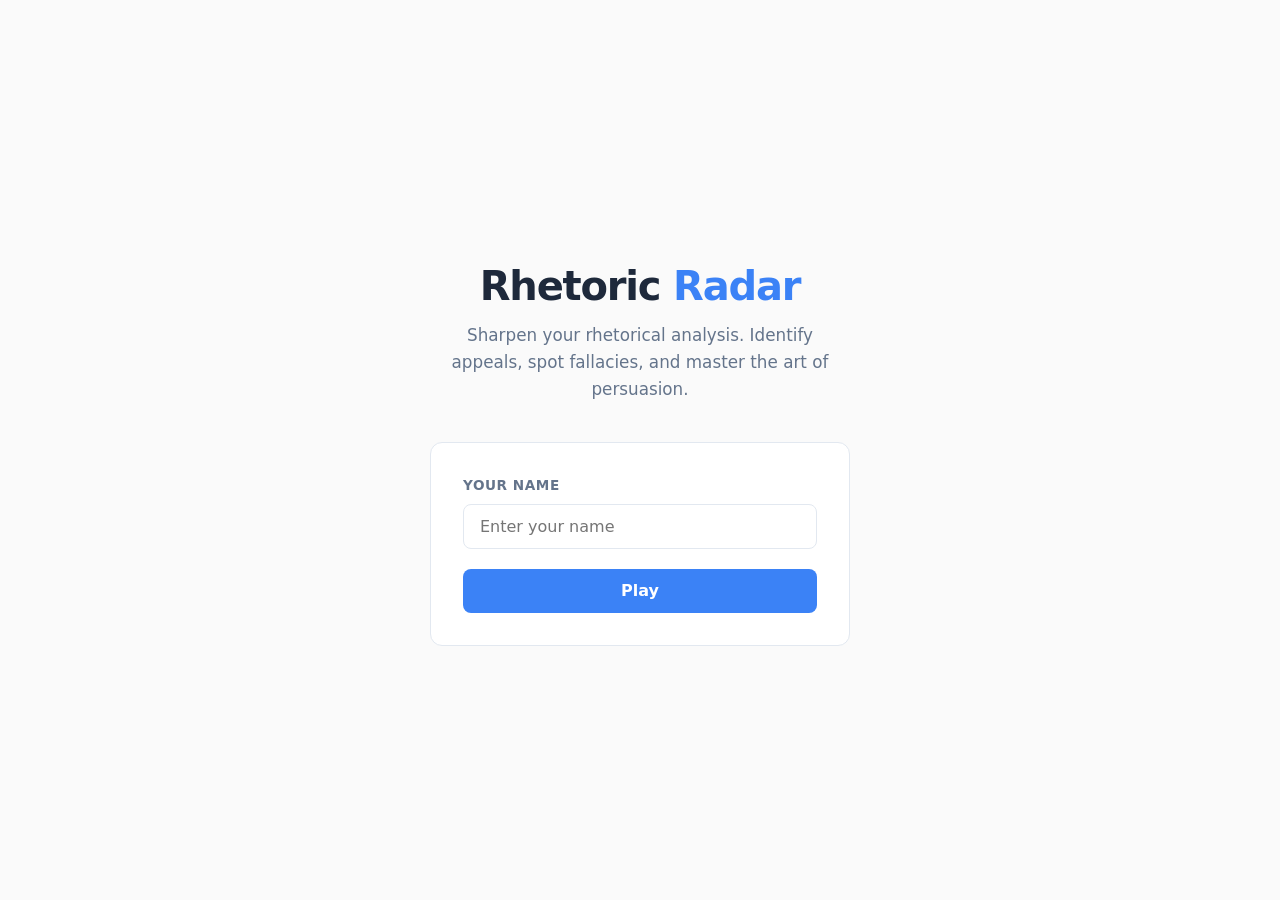
<file: RhetoricRadar.html>
<!DOCTYPE html>
<html lang="en">
<head>
<meta charset="UTF-8">
<meta name="viewport" content="width=device-width, initial-scale=1.0">
<title>Rhetoric Radar</title>
<style>
*, *::before, *::after { box-sizing: border-box; margin: 0; padding: 0; }

:root {
  --ethos: #3B82F6;
  --pathos: #F59E0B;
  --logos: #10B981;
  --fallacy: #EF4444;
  --bg: #FAFAFA;
  --surface: #FFFFFF;
  --text: #1E293B;
  --text-secondary: #64748B;
  --border: #E2E8F0;
  --radius: 12px;
}

body {
  font-family: -apple-system, BlinkMacSystemFont, 'Segoe UI', system-ui, sans-serif;
  background: var(--bg);
  color: var(--text);
  line-height: 1.6;
  min-height: 100vh;
}

.screen { display: none; min-height: 100vh; }
.screen.active { display: flex; flex-direction: column; }

/* ── HOME ── */
#home {
  align-items: center;
  justify-content: center;
  padding: 2rem;
  text-align: center;
}

.logo {
  font-size: 2.5rem;
  font-weight: 800;
  letter-spacing: -0.03em;
  margin-bottom: 0.25rem;
}

.logo-accent { color: var(--ethos); }

.subtitle {
  color: var(--text-secondary);
  font-size: 1.05rem;
  margin-bottom: 2.5rem;
  max-width: 400px;
}

.home-card {
  background: var(--surface);
  border: 1px solid var(--border);
  border-radius: var(--radius);
  padding: 2rem;
  width: 100%;
  max-width: 420px;
}

.input-group { margin-bottom: 1.25rem; text-align: left; }

.input-group label {
  display: block;
  font-size: 0.85rem;
  font-weight: 600;
  color: var(--text-secondary);
  margin-bottom: 0.4rem;
  text-transform: uppercase;
  letter-spacing: 0.04em;
}

.input-group input {
  width: 100%;
  padding: 0.75rem 1rem;
  border: 1.5px solid var(--border);
  border-radius: 8px;
  font-size: 1rem;
  font-family: inherit;
  transition: border-color 0.2s;
}

.input-group input:focus {
  outline: none;
  border-color: var(--ethos);
}

.btn {
  display: inline-flex;
  align-items: center;
  justify-content: center;
  gap: 0.5rem;
  padding: 0.8rem 2rem;
  border: none;
  border-radius: 8px;
  font-size: 1rem;
  font-weight: 600;
  font-family: inherit;
  cursor: pointer;
  transition: transform 0.1s, opacity 0.2s;
}

.btn:active { transform: scale(0.97); }

.btn-primary {
  background: var(--ethos);
  color: #fff;
  width: 100%;
}

.btn-primary:hover { opacity: 0.9; }

.btn-secondary {
  background: var(--border);
  color: var(--text);
}

.btn-secondary:hover { background: #CBD5E1; }

.stats-preview {
  margin-top: 1.5rem;
  padding-top: 1.25rem;
  border-top: 1px solid var(--border);
  text-align: left;
}

.stats-preview h3 {
  font-size: 0.8rem;
  text-transform: uppercase;
  letter-spacing: 0.05em;
  color: var(--text-secondary);
  margin-bottom: 0.75rem;
}

.stat-row {
  display: flex;
  justify-content: space-between;
  padding: 0.35rem 0;
  font-size: 0.95rem;
}

.stat-label { color: var(--text-secondary); }
.stat-value { font-weight: 600; }

.appeal-bars { margin-top: 1rem; }

.appeal-bar-row {
  display: flex;
  align-items: center;
  gap: 0.75rem;
  margin-bottom: 0.5rem;
  font-size: 0.85rem;
}

.appeal-bar-label {
  width: 60px;
  font-weight: 600;
  text-align: right;
}

.appeal-bar-track {
  flex: 1;
  height: 8px;
  background: var(--border);
  border-radius: 4px;
  overflow: hidden;
}

.appeal-bar-fill {
  height: 100%;
  border-radius: 4px;
  transition: width 0.5s ease;
}

.appeal-bar-pct {
  width: 36px;
  font-size: 0.8rem;
  color: var(--text-secondary);
}

/* ── ROUND ── */
#round {
  padding: 0;
}

.round-header {
  position: sticky;
  top: 0;
  z-index: 10;
  background: var(--surface);
  border-bottom: 1px solid var(--border);
  padding: 1rem 1.5rem;
  display: flex;
  align-items: center;
  justify-content: space-between;
}

.round-info {
  display: flex;
  align-items: center;
  gap: 1rem;
}

.round-badge {
  background: var(--ethos);
  color: #fff;
  font-size: 0.8rem;
  font-weight: 700;
  padding: 0.3rem 0.75rem;
  border-radius: 20px;
}

.round-title {
  font-size: 0.95rem;
  font-weight: 600;
}

.round-score {
  font-size: 0.9rem;
  color: var(--text-secondary);
  font-weight: 600;
}

.passage-container {
  max-width: 720px;
  margin: 0 auto;
  padding: 2rem 1.5rem 8rem;
}

.passage-meta {
  margin-bottom: 1.5rem;
}

.passage-source {
  font-size: 0.85rem;
  color: var(--text-secondary);
  font-style: italic;
  margin-bottom: 0.5rem;
}

.passage-instructions {
  font-size: 0.85rem;
  color: var(--text-secondary);
  background: #F1F5F9;
  padding: 0.75rem 1rem;
  border-radius: 8px;
  line-height: 1.5;
}

.passage-text {
  font-size: 1.1rem;
  line-height: 1.85;
  color: var(--text);
}

.sentence {
  cursor: pointer;
  padding: 2px 1px;
  border-radius: 3px;
  transition: background 0.15s;
  position: relative;
  border-bottom: 3px solid transparent;
}

.sentence:hover {
  background: #F1F5F9;
}

.sentence.tagged {
  background: rgba(59, 130, 246, 0.04);
}

.tag-indicators {
  display: inline-flex;
  gap: 2px;
  margin-left: 3px;
  vertical-align: middle;
}

.tag-dot {
  display: inline-block;
  width: 8px;
  height: 8px;
  border-radius: 50%;
}

/* Tag picker popup */
.tag-picker {
  position: fixed;
  z-index: 100;
  background: var(--surface);
  border: 1px solid var(--border);
  border-radius: var(--radius);
  box-shadow: 0 8px 30px rgba(0,0,0,0.12);
  padding: 0.5rem;
  display: none;
}

.tag-picker.visible { display: block; }

.tag-picker-title {
  font-size: 0.75rem;
  text-transform: uppercase;
  letter-spacing: 0.05em;
  color: var(--text-secondary);
  padding: 0.4rem 0.75rem 0.25rem;
  font-weight: 600;
}

.tag-option {
  display: flex;
  align-items: center;
  gap: 0.6rem;
  padding: 0.6rem 0.75rem;
  border: none;
  background: none;
  width: 100%;
  cursor: pointer;
  border-radius: 6px;
  font-size: 0.92rem;
  font-family: inherit;
  color: var(--text);
  transition: background 0.1s;
}

.tag-option:hover { background: #F1F5F9; }

.tag-option.selected { font-weight: 700; }

.tag-color {
  width: 12px;
  height: 12px;
  border-radius: 3px;
}

.tag-check {
  margin-left: auto;
  font-size: 0.85rem;
}

.submit-bar {
  position: fixed;
  bottom: 0;
  left: 0;
  right: 0;
  background: var(--surface);
  border-top: 1px solid var(--border);
  padding: 1rem 1.5rem;
  display: flex;
  align-items: center;
  justify-content: center;
  gap: 1rem;
  z-index: 10;
}

.tag-summary {
  display: flex;
  gap: 0.75rem;
  font-size: 0.85rem;
  color: var(--text-secondary);
}

.tag-count-chip {
  display: flex;
  align-items: center;
  gap: 0.3rem;
}

.tag-count-dot {
  width: 8px;
  height: 8px;
  border-radius: 50%;
  display: inline-block;
}

.btn-submit {
  background: var(--ethos);
  color: #fff;
  padding: 0.7rem 2rem;
}

/* ── RESULTS ── */
#results {
  padding: 0;
}

.results-header {
  background: var(--surface);
  border-bottom: 1px solid var(--border);
  padding: 1.5rem;
  text-align: center;
}

.results-score {
  font-size: 2rem;
  font-weight: 800;
}

.results-breakdown {
  display: flex;
  justify-content: center;
  gap: 1.5rem;
  margin-top: 0.5rem;
  font-size: 0.9rem;
}

.rb-correct { color: var(--logos); font-weight: 600; }
.rb-wrong { color: var(--fallacy); font-weight: 600; }
.rb-missed { color: var(--text-secondary); font-weight: 600; }

.results-passage {
  max-width: 720px;
  margin: 0 auto;
  padding: 2rem 1.5rem 6rem;
}

.result-sentence {
  padding: 2px 1px;
  border-radius: 3px;
  position: relative;
}

.result-tags {
  display: inline;
  margin-left: 4px;
}

.result-tag {
  display: inline-block;
  font-size: 0.7rem;
  font-weight: 700;
  padding: 1px 6px;
  border-radius: 4px;
  margin: 0 1px;
  vertical-align: middle;
}

.result-tag.correct {
  background: rgba(16, 185, 129, 0.15);
  color: #047857;
}

.result-tag.wrong {
  background: rgba(239, 68, 68, 0.15);
  color: #B91C1C;
  text-decoration: line-through;
}

.result-tag.missed {
  background: rgba(100, 116, 139, 0.12);
  color: #475569;
  border: 1px dashed #94A3B8;
}

.results-footer {
  position: fixed;
  bottom: 0;
  left: 0;
  right: 0;
  background: var(--surface);
  border-top: 1px solid var(--border);
  padding: 1rem 1.5rem;
  display: flex;
  justify-content: center;
}

.btn-next {
  background: var(--ethos);
  color: #fff;
  padding: 0.7rem 2.5rem;
}

/* ── END ── */
#end {
  align-items: center;
  justify-content: center;
  padding: 2rem;
  text-align: center;
}

.end-card {
  background: var(--surface);
  border: 1px solid var(--border);
  border-radius: var(--radius);
  padding: 2.5rem 2rem;
  max-width: 480px;
  width: 100%;
}

.end-title {
  font-size: 1.8rem;
  font-weight: 800;
  margin-bottom: 0.25rem;
}

.end-subtitle {
  color: var(--text-secondary);
  margin-bottom: 2rem;
}

.end-stats {
  display: grid;
  grid-template-columns: 1fr 1fr;
  gap: 1rem;
  margin-bottom: 2rem;
}

.end-stat {
  background: #F8FAFC;
  border-radius: 8px;
  padding: 1rem;
}

.end-stat-value {
  font-size: 1.6rem;
  font-weight: 800;
}

.end-stat-label {
  font-size: 0.8rem;
  color: var(--text-secondary);
  text-transform: uppercase;
  letter-spacing: 0.03em;
}

.end-appeal-breakdown {
  text-align: left;
  margin-bottom: 2rem;
}

.end-appeal-breakdown h3 {
  font-size: 0.8rem;
  text-transform: uppercase;
  letter-spacing: 0.05em;
  color: var(--text-secondary);
  margin-bottom: 1rem;
}

.end-appeal-row {
  display: flex;
  align-items: center;
  gap: 0.75rem;
  margin-bottom: 0.6rem;
}

.end-appeal-label {
  width: 70px;
  font-weight: 600;
  font-size: 0.9rem;
}

.end-appeal-bar {
  flex: 1;
  height: 10px;
  background: var(--border);
  border-radius: 5px;
  overflow: hidden;
}

.end-appeal-fill {
  height: 100%;
  border-radius: 5px;
}

.end-appeal-pct {
  width: 40px;
  font-size: 0.85rem;
  font-weight: 600;
  text-align: right;
}

.end-insight {
  background: #F1F5F9;
  border-radius: 8px;
  padding: 1rem;
  font-size: 0.92rem;
  margin-bottom: 1.5rem;
  text-align: left;
  line-height: 1.5;
}

.end-insight strong { color: var(--ethos); }

.end-highscore {
  color: var(--logos);
  font-weight: 700;
  font-size: 0.95rem;
  margin-bottom: 1.5rem;
}

.btn-replay {
  background: var(--ethos);
  color: #fff;
  padding: 0.8rem 2.5rem;
}

/* ── LEGEND ── */
.legend {
  display: flex;
  gap: 1rem;
  flex-wrap: wrap;
  margin-top: 1rem;
  font-size: 0.82rem;
}

.legend-item {
  display: flex;
  align-items: center;
  gap: 0.35rem;
}

.legend-dot {
  width: 10px;
  height: 10px;
  border-radius: 3px;
}

/* ── MOBILE ── */
@media (max-width: 600px) {
  .passage-text { font-size: 1rem; line-height: 1.75; }
  .passage-container { padding: 1.25rem 1rem 7rem; }
  .round-header { padding: 0.75rem 1rem; }
  .tag-summary { display: none; }
  .logo { font-size: 2rem; }
  .end-stats { grid-template-columns: 1fr 1fr; gap: 0.75rem; }
  .end-stat-value { font-size: 1.3rem; }
}
</style>
</head>
<body>

<!-- HOME SCREEN -->
<div id="home" class="screen active">
  <div class="logo">Rhetoric <span class="logo-accent">Radar</span></div>
  <p class="subtitle">Sharpen your rhetorical analysis. Identify appeals, spot fallacies, and master the art of persuasion.</p>
  <div class="home-card">
    <div class="input-group">
      <label for="nameInput">Your Name</label>
      <input type="text" id="nameInput" placeholder="Enter your name" autocomplete="off">
    </div>
    <button class="btn btn-primary" onclick="startGame()">Play</button>
    <div id="statsPreview" class="stats-preview" style="display:none">
      <h3>Your Stats</h3>
      <div class="stat-row">
        <span class="stat-label">High Score</span>
        <span class="stat-value" id="homeHighScore">0</span>
      </div>
      <div class="stat-row">
        <span class="stat-label">Games Played</span>
        <span class="stat-value" id="homeGamesPlayed">0</span>
      </div>
      <div class="appeal-bars" id="homeAppealBars"></div>
    </div>
  </div>
</div>

<!-- ROUND SCREEN -->
<div id="round" class="screen">
  <div class="round-header">
    <div class="round-info">
      <span class="round-badge" id="roundBadge">Round 1</span>
      <span class="round-title" id="roundTitle"></span>
    </div>
    <span class="round-score" id="roundScore">Score: 0</span>
  </div>
  <div class="passage-container">
    <div class="passage-meta">
      <div class="passage-source" id="passageSource"></div>
      <div class="passage-instructions">Click any sentence to tag it as <strong>Ethos</strong>, <strong>Pathos</strong>, <strong>Logos</strong>, or <strong>Logical Fallacy</strong>. A sentence can have multiple tags. Tag every sentence you think contains a rhetorical device, then submit.</div>
    </div>
    <div class="passage-text" id="passageText"></div>
    <div class="legend">
      <span class="legend-item"><span class="legend-dot" style="background:var(--ethos)"></span> Ethos</span>
      <span class="legend-item"><span class="legend-dot" style="background:var(--pathos)"></span> Pathos</span>
      <span class="legend-item"><span class="legend-dot" style="background:var(--logos)"></span> Logos</span>
      <span class="legend-item"><span class="legend-dot" style="background:var(--fallacy)"></span> Fallacy</span>
    </div>
  </div>
  <div class="submit-bar">
    <div class="tag-summary" id="tagSummary"></div>
    <button class="btn btn-submit" onclick="submitRound()">Submit Analysis</button>
  </div>
  <div class="tag-picker" id="tagPicker">
    <div class="tag-picker-title">Tag this sentence</div>
    <button class="tag-option" data-tag="ethos" onclick="toggleTag('ethos')">
      <span class="tag-color" style="background:var(--ethos)"></span> Ethos
      <span class="tag-check"></span>
    </button>
    <button class="tag-option" data-tag="pathos" onclick="toggleTag('pathos')">
      <span class="tag-color" style="background:var(--pathos)"></span> Pathos
      <span class="tag-check"></span>
    </button>
    <button class="tag-option" data-tag="logos" onclick="toggleTag('logos')">
      <span class="tag-color" style="background:var(--logos)"></span> Logos
      <span class="tag-check"></span>
    </button>
    <button class="tag-option" data-tag="fallacy" onclick="toggleTag('fallacy')">
      <span class="tag-color" style="background:var(--fallacy)"></span> Logical Fallacy
      <span class="tag-check"></span>
    </button>
  </div>
</div>

<!-- RESULTS SCREEN -->
<div id="results" class="screen">
  <div class="results-header">
    <div class="results-score" id="resultsScore">+0 pts</div>
    <div class="results-breakdown" id="resultsBreakdown"></div>
  </div>
  <div class="results-passage">
    <div class="passage-source" id="resultsSource" style="margin-bottom:1rem"></div>
    <div class="passage-text" id="resultsText"></div>
    <div class="legend" style="margin-bottom:1rem">
      <span class="legend-item"><span class="legend-dot" style="background:var(--logos)"></span> Correct</span>
      <span class="legend-item"><span class="legend-dot" style="background:var(--fallacy)"></span> Wrong</span>
      <span class="legend-item"><span class="legend-dot" style="background:#94A3B8"></span> Missed</span>
    </div>
  </div>
  <div class="results-footer">
    <button class="btn btn-next" id="nextRoundBtn" onclick="nextRound()">Next Round</button>
  </div>
</div>

<!-- END SCREEN -->
<div id="end" class="screen">
  <div class="end-card">
    <div class="end-title">Analysis Complete</div>
    <div class="end-subtitle" id="endSubtitle"></div>
    <div class="end-stats">
      <div class="end-stat">
        <div class="end-stat-value" id="endTotalScore">0</div>
        <div class="end-stat-label">Total Score</div>
      </div>
      <div class="end-stat">
        <div class="end-stat-value" id="endAccuracy">0%</div>
        <div class="end-stat-label">Accuracy</div>
      </div>
      <div class="end-stat">
        <div class="end-stat-value" id="endCorrect">0</div>
        <div class="end-stat-label">Correct Tags</div>
      </div>
      <div class="end-stat">
        <div class="end-stat-value" id="endRounds">4</div>
        <div class="end-stat-label">Rounds</div>
      </div>
    </div>
    <div class="end-appeal-breakdown" id="endAppealBreakdown">
      <h3>Accuracy by Appeal Type</h3>
    </div>
    <div class="end-insight" id="endInsight"></div>
    <div class="end-highscore" id="endHighScore" style="display:none">New High Score!</div>
    <button class="btn btn-replay" onclick="replayGame()">Play Again</button>
  </div>
</div>

<script>
// ── PASSAGE DATA ──
const PASSAGES = [
  // ── POLITICAL SPEECHES ──
  {
    id: "speech1",
    title: "Campaign Rally Address",
    source: "Excerpt from a gubernatorial campaign speech, 2024",
    difficulty: 1,
    category: "speech",
    sentences: [
      { text: "As a veteran of twenty years in public service and a former prosecutor who put corrupt officials behind bars, I understand the weight of the office I'm seeking.", tags: ["ethos"] },
      { text: "Every night, families in this state sit around kitchen tables wondering whether they can afford groceries next week — mothers skipping meals so their children can eat.", tags: ["pathos"] },
      { text: "State spending on education has dropped 14 percent in real dollars over the past decade, while administrative overhead has increased by 23 percent.", tags: ["logos"] },
      { text: "My opponent claims to care about schools, but she sends her own children to a private academy — how can she possibly understand public education?", tags: ["fallacy"] },
      { text: "When I served as district attorney, we recovered $4.2 million in misused public funds and redirected every cent to underfunded school districts.", tags: ["ethos", "logos"] },
      { text: "I've walked through classrooms where children share textbooks that are older than they are, and I've looked into the eyes of teachers who buy supplies with their own paychecks.", tags: ["pathos", "ethos"] },
      { text: "If we don't act now, within five years we will have an entire generation unprepared for the modern workforce, and our economy will collapse under the weight of an unskilled labor pool.", tags: ["logos", "fallacy"] },
      { text: "The choice is simple: invest in our future or abandon it.", tags: ["fallacy"] },
      { text: "Together, we rebuilt this district from the ground up once before, and I give you my word — we will do it again.", tags: ["ethos", "pathos"] }
    ]
  },
  {
    id: "speech2",
    title: "Congressional Floor Remarks on Healthcare",
    source: "Adapted from congressional remarks on healthcare policy, 2025",
    difficulty: 2,
    category: "speech",
    sentences: [
      { text: "I rise today not as a partisan but as a physician who spent seventeen years in emergency medicine, treating patients who delayed care because they couldn't afford it.", tags: ["ethos", "pathos"] },
      { text: "Last year alone, 68,000 Americans died from conditions that are fully treatable when caught early — a mortality rate three times higher than in comparable nations.", tags: ["logos"] },
      { text: "I held the hand of a woman named Maria as she learned that her treatable cancer had become terminal because she had rationed her diagnostic visits to save money.", tags: ["pathos"] },
      { text: "Those who oppose this bill want you to believe that expanding coverage means sacrificing quality, but the data from every industrialized nation contradicts that claim.", tags: ["fallacy", "logos"] },
      { text: "The nonpartisan Congressional Budget Office projects that this legislation would reduce emergency room spending by $12 billion annually while extending coverage to 8 million uninsured adults.", tags: ["logos"] },
      { text: "As someone who has sworn a Hippocratic oath, I cannot in good conscience stand by while a fixable system continues to fail the people who trust us to protect them.", tags: ["ethos", "pathos"] },
      { text: "Every major medical association in this country — the AMA, the ANA, the AHA — has endorsed this framework because the evidence is overwhelming.", tags: ["ethos", "logos"] },
      { text: "If we reject this bill, we are telling Maria and millions like her that their lives are simply not worth the investment.", tags: ["pathos", "fallacy"] }
    ]
  },
  // ── ADVERTISEMENTS / MARKETING ──
  {
    id: "ad1",
    title: "Electric Vehicle Launch Campaign",
    source: "Marketing copy for Volta Motors EV launch, 2025",
    difficulty: 1,
    category: "advertisement",
    sentences: [
      { text: "Engineered by the team that designed propulsion systems for NASA's Mars missions, the Volta Aeon represents a new chapter in automotive engineering.", tags: ["ethos"] },
      { text: "Imagine pulling into your driveway after a long day, the cabin silent except for the sound of your favorite song, knowing you haven't burned a single drop of fuel.", tags: ["pathos"] },
      { text: "With a 487-mile range on a single charge and 0-to-60 acceleration in 2.8 seconds, the Aeon outperforms every gasoline sedan in its class by measurable margins.", tags: ["logos"] },
      { text: "Every other automaker is playing catch-up — choosing any competitor is choosing yesterday's technology.", tags: ["fallacy"] },
      { text: "Over 120,000 families have already pre-ordered, joining a movement that's bigger than any single car company.", tags: ["ethos", "pathos"] },
      { text: "Independent testing by Consumer Reports awarded the Aeon a 97 out of 100, the highest score ever given to a production vehicle.", tags: ["logos", "ethos"] },
      { text: "You wouldn't feed your children processed food from 1990 — so why would you trust their lungs to an engine designed in the same era?", tags: ["pathos", "fallacy"] },
      { text: "The average Aeon owner saves $3,200 per year on fuel and maintenance costs compared to a equivalent gasoline vehicle, based on EPA estimates and manufacturer service records.", tags: ["logos"] }
    ]
  },
  {
    id: "ad2",
    title: "Mental Health App Campaign",
    source: "Brand campaign for Stillpoint wellness app, 2025",
    difficulty: 2,
    category: "advertisement",
    sentences: [
      { text: "Developed in partnership with clinical psychologists from Johns Hopkins and Stanford, Stillpoint brings evidence-based therapy techniques to your phone.", tags: ["ethos"] },
      { text: "You know that hollow feeling at 2 a.m. when the world is asleep but your mind refuses to stop — the racing thoughts, the tightness in your chest, the loneliness of it.", tags: ["pathos"] },
      { text: "In a randomized controlled trial of 4,300 participants, users who completed Stillpoint's 8-week program reported a 41 percent reduction in generalized anxiety symptoms.", tags: ["logos"] },
      { text: "People who don't invest in their mental health now will inevitably face a complete breakdown later — it's only a matter of time.", tags: ["fallacy", "pathos"] },
      { text: "Traditional therapy costs an average of $150 per session; Stillpoint delivers comparable guided interventions for less than $1 per day.", tags: ["logos"] },
      { text: "Over three million people have already taken the first step — their courage is proof that asking for help is not weakness but wisdom.", tags: ["pathos", "ethos"] },
      { text: "Dr. Amara Chen, former president of the American Psychological Association, calls Stillpoint 'the most significant democratization of mental healthcare in a generation.'", tags: ["ethos"] },
      { text: "Every minute you wait is another minute spent suffering unnecessarily — download Stillpoint today and feel the difference by tonight.", tags: ["pathos", "fallacy"] }
    ]
  },
  // ── OPINION COLUMNS ──
  {
    id: "opinion1",
    title: "Op-Ed: The Case Against Social Media in Schools",
    source: "Opinion column, The Atlantic, 2025",
    difficulty: 2,
    category: "opinion",
    sentences: [
      { text: "As a high school principal for fifteen years and the parent of three teenagers, I've watched social media transform adolescence from the front lines.", tags: ["ethos"] },
      { text: "Teen depression rates have risen 63 percent since 2010, a trajectory that precisely mirrors the adoption curve of smartphone-based social platforms.", tags: ["logos"] },
      { text: "I've sat across from a fourteen-year-old girl who carved words from anonymous posts into her own skin because she believed every syllable, and that conversation will haunt me for the rest of my life.", tags: ["pathos"] },
      { text: "Critics will argue that technology is neutral, but a tool specifically engineered to exploit dopamine responses and maximize engagement time is no more neutral than a slot machine.", tags: ["logos", "fallacy"] },
      { text: "Meta's own internal research, leaked by a whistleblower in 2021, concluded that Instagram makes body image issues worse for one in three teenage girls — their words, not mine.", tags: ["logos", "ethos"] },
      { text: "Anyone who opposes a school phone ban is essentially saying they value Silicon Valley profits over children's wellbeing.", tags: ["fallacy"] },
      { text: "Schools in France, the Netherlands, and Australia have implemented device restrictions and seen measurable improvements in attention spans, test scores, and reported student happiness.", tags: ["logos"] },
      { text: "We wouldn't allow a corporation to set up a casino in the school cafeteria, yet we let algorithms with the same addictive architecture occupy every waking moment of our students' attention.", tags: ["pathos", "logos"] },
      { text: "The question isn't whether we can afford to restrict phones in schools — it's whether we can afford not to, before we lose another generation to the scroll.", tags: ["pathos", "fallacy"] }
    ]
  },
  {
    id: "opinion2",
    title: "Op-Ed: Why AI Regulation Will Backfire",
    source: "Opinion column, Wired, 2025",
    difficulty: 3,
    category: "opinion",
    sentences: [
      { text: "I've spent two decades building AI systems at three of the world's leading research labs, and I can tell you with certainty: the current regulatory proposals fundamentally misunderstand how this technology works.", tags: ["ethos"] },
      { text: "The EU's AI Act has already caused fourteen startups to relocate outside Europe, taking with them over $2 billion in projected economic output and roughly 3,000 high-skill jobs.", tags: ["logos"] },
      { text: "Regulating AI now is like trying to write traffic laws in 1905 — you'll end up banning left turns instead of requiring seatbelts.", tags: ["pathos", "fallacy"] },
      { text: "Every previous wave of transformative technology — electricity, aviation, the internet — produced its greatest societal benefits only after regulators stepped back and allowed experimentation.", tags: ["logos", "fallacy"] },
      { text: "The researchers I work with are not reckless disruptors; they are people who chose modest academic salaries over tech fortunes because they believe in building AI that serves humanity.", tags: ["ethos", "pathos"] },
      { text: "China is investing $15 billion annually in unrestricted AI development; if we hamstring our own researchers with compliance paperwork, we are handing technological supremacy to an authoritarian regime.", tags: ["logos", "fallacy"] },
      { text: "Those who support heavy regulation have never built a model, never debugged a training run at 3 a.m., and never had to explain to a patient that an AI-detected tumor saved their life.", tags: ["fallacy", "pathos"] },
      { text: "A study from MIT's Computer Science and Artificial Intelligence Laboratory found that AI diagnostic tools reduced misdiagnosis rates by 34 percent across twelve hospital systems.", tags: ["logos"] },
      { text: "We should absolutely establish ethical guardrails, but the current proposals amount to locking the lab door and pretending the science will wait — it won't, and the cost of hesitation is measured in lives.", tags: ["pathos", "logos"] }
    ]
  },
  // ── DEBATE / ACADEMIC ARGUMENTS ──
  {
    id: "debate1",
    title: "Policy Debate: Universal Basic Income",
    source: "Adapted from a university policy debate final, 2025",
    difficulty: 3,
    category: "debate",
    sentences: [
      { text: "As economics faculty who have collectively published over two hundred peer-reviewed studies on welfare systems, our research team has spent four years modeling UBI outcomes across diverse economies.", tags: ["ethos"] },
      { text: "The Stockton Economic Empowerment Demonstration gave 125 residents $500 per month for two years; full-time employment among recipients rose 12 percentage points compared to the control group.", tags: ["logos"] },
      { text: "Without UBI, automation will create a permanent underclass of displaced workers with no path to retraining and no safety net — we will witness the unraveling of the social contract within a decade.", tags: ["pathos", "fallacy"] },
      { text: "Finland's two-year basic income experiment found that recipients reported significantly higher life satisfaction and trust in institutions, with no statistically significant decrease in employment.", tags: ["logos"] },
      { text: "Opponents claim UBI will make people lazy, but this argument reduces complex human motivation to a cartoon — centuries of economic research demonstrate that people seek purpose, status, and social connection beyond mere survival.", tags: ["fallacy", "logos"] },
      { text: "Consider the single mother working two jobs who still can't afford after-school care — her children come home to an empty apartment every day, and her exhaustion compounds across generations.", tags: ["pathos"] },
      { text: "A UBI set at the federal poverty line of $15,060 per adult would cost approximately $3.8 trillion annually, but when offset by consolidating existing welfare programs and projected economic stimulus effects, net additional spending falls to roughly $1.4 trillion.", tags: ["logos"] },
      { text: "Every dollar invested in poverty reduction returns between $7 and $12 in reduced healthcare costs, lower incarceration rates, and increased tax revenue, according to a meta-analysis of forty-six longitudinal studies.", tags: ["logos"] },
      { text: "If we can find $850 billion annually for defense spending, the claim that we 'can't afford' to ensure no citizen lives in poverty is not an economic argument — it is a moral one.", tags: ["pathos", "logos", "fallacy"] }
    ]
  },
  {
    id: "debate2",
    title: "Academic Debate: Abolishing Standardized Testing",
    source: "Adapted from a national forensics tournament semifinal, 2025",
    difficulty: 3,
    category: "debate",
    sentences: [
      { text: "Having served on the College Board's own equity review committee and having analyzed testing data from over 1,200 school districts, I bring both institutional knowledge and statistical rigor to this argument.", tags: ["ethos"] },
      { text: "SAT scores correlate more strongly with family income — at r = 0.42 — than with any measure of academic aptitude, and this correlation has strengthened, not weakened, over the past twenty years despite repeated test redesigns.", tags: ["logos"] },
      { text: "Behind every percentile ranking is a seventeen-year-old whose future is being compressed into a four-hour window — a student who might be brilliant in a lab, transformative in a classroom discussion, but paralyzed by the artificial pressure of a timed bubble sheet.", tags: ["pathos"] },
      { text: "Defenders of the SAT say it provides an 'objective standard,' but any instrument that systematically advantages students who can afford $200-per-hour tutoring is measuring wealth, not merit.", tags: ["logos", "fallacy"] },
      { text: "The University of California system, encompassing nine research universities and 280,000 students, went test-optional and found that high school GPA alone predicted college success more accurately than any combination of GPA and test scores.", tags: ["logos", "ethos"] },
      { text: "Those who want to keep standardized tests are simply protecting a $1.7 billion testing industry that profits from student anxiety.", tags: ["fallacy"] },
      { text: "A longitudinal study tracking 55,000 students across thirty universities found zero statistically significant difference in graduation rates or GPA between students admitted with and without test scores.", tags: ["logos"] },
      { text: "When we reduce a student's worth to a number, we teach them that conformity is more valuable than creativity, that speed matters more than depth, and that their unique gifts are irrelevant unless they fit inside a Scantron oval.", tags: ["pathos"] },
      { text: "If standardized tests truly measured potential, the demographics of elite universities would mirror the demographics of the nation — they do not, and the gap is widening.", tags: ["logos", "fallacy"] }
    ]
  },
  {
    id: "ad3",
    title: "Public Service Announcement: Climate Action",
    source: "National environmental coalition PSA, 2025",
    difficulty: 2,
    category: "advertisement",
    sentences: [
      { text: "This message is endorsed by the National Oceanic and Atmospheric Administration, NASA's Goddard Institute, and over 15,000 climate scientists who have signed the World Scientists' Warning to Humanity.", tags: ["ethos"] },
      { text: "Your grandchildren will not ask what political party you belonged to — they will ask what you did when you still had time to act.", tags: ["pathos"] },
      { text: "Global average temperatures have risen 1.2°C since pre-industrial levels, and current emission trajectories project a 2.7°C increase by 2100, which would trigger irreversible feedback loops in polar ice systems.", tags: ["logos"] },
      { text: "Switching to renewable energy would create 24 million new jobs globally by 2030 while eliminating 6 million fossil fuel positions, resulting in a net gain of 18 million jobs, according to the International Renewable Energy Agency.", tags: ["logos"] },
      { text: "People who refuse to change their habits are personally responsible for the droughts, wildfires, and hurricanes devastating communities right now.", tags: ["fallacy", "pathos"] },
      { text: "In Miami, homeowners are already watching the ocean swallow their front yards — not in some distant future, but this year, during king tides that now flood streets that were dry five years ago.", tags: ["pathos", "logos"] },
      { text: "Every nation that has invested heavily in green infrastructure — Denmark, Costa Rica, Scotland — has seen economic growth accelerate, not stall.", tags: ["logos"] },
      { text: "Either we transition to clean energy within this decade, or we accept a future of permanent ecological collapse — there is no middle path.", tags: ["fallacy"] }
    ]
  },
  {
    id: "speech3",
    title: "Commencement Address at a Historically Black University",
    source: "Adapted from a 2025 HBCU commencement address",
    difficulty: 2,
    category: "speech",
    sentences: [
      { text: "I stand before you today as the granddaughter of sharecroppers who could not read, the daughter of a factory worker who never missed a shift, and a woman who earned her doctorate from this very institution thirty years ago.", tags: ["ethos", "pathos"] },
      { text: "This university has produced more Black physicians, engineers, and educators than any Ivy League school — that is not sentiment, that is a fact documented by the National Science Foundation.", tags: ["logos", "ethos"] },
      { text: "The world will try to reduce you to a statistic, a demographic checkbox, a line item in someone else's diversity report — and you must refuse that reduction with every fiber of your being.", tags: ["pathos"] },
      { text: "Graduates of HBCUs earn 56 percent more over their lifetimes than Black students from comparable predominantly white institutions, when controlling for socioeconomic background and field of study.", tags: ["logos"] },
      { text: "Anyone who questions the relevance of these institutions in 2025 is either ignorant of the data or indifferent to the communities they serve.", tags: ["fallacy", "ethos"] },
      { text: "You carry with you not just a degree but the accumulated sacrifice of generations who were denied the education you have earned — their dreams live in your diplomas.", tags: ["pathos"] },
      { text: "I built my first company with $800, a library card, and the network of mentors this campus gave me — and today that company employs 2,400 people in twelve states.", tags: ["ethos", "logos"] },
      { text: "The path forward requires both the rigorous training you've received here and the moral courage to use it in service of something larger than your own ambition.", tags: ["pathos", "ethos"] }
    ]
  }
];

// ── GAME STATE ──
let state = {
  playerName: "",
  currentRound: 0,
  totalScore: 0,
  totalCorrect: 0,
  totalWrong: 0,
  totalMissed: 0,
  roundPassages: [],
  playerTags: {},
  sessionAppealStats: { ethos: {c:0,t:0}, pathos: {c:0,t:0}, logos: {c:0,t:0}, fallacy: {c:0,t:0} },
  selectedSentenceIdx: null
};

// ── STORAGE ──
function loadStats() {
  try {
    return JSON.parse(localStorage.getItem("rhetoricRadar_stats")) || null;
  } catch { return null; }
}

function saveStats(stats) {
  localStorage.setItem("rhetoricRadar_stats", JSON.stringify(stats));
}

function getHighScore() {
  return parseInt(localStorage.getItem("rhetoricRadar_highScore") || "0", 10);
}

function setHighScore(s) {
  localStorage.setItem("rhetoricRadar_highScore", String(s));
}

function getGamesPlayed() {
  return parseInt(localStorage.getItem("rhetoricRadar_gamesPlayed") || "0", 10);
}

function incGamesPlayed() {
  localStorage.setItem("rhetoricRadar_gamesPlayed", String(getGamesPlayed() + 1));
}

function getSavedName() {
  return localStorage.getItem("rhetoricRadar_name") || "";
}

function saveName(n) {
  localStorage.setItem("rhetoricRadar_name", n);
}

// ── INIT ──
function init() {
  const name = getSavedName();
  if (name) {
    document.getElementById("nameInput").value = name;
  }
  showHomeStats();
}

function showHomeStats() {
  const stats = loadStats();
  const hs = getHighScore();
  const gp = getGamesPlayed();
  if (gp === 0 && hs === 0) {
    document.getElementById("statsPreview").style.display = "none";
    return;
  }
  document.getElementById("statsPreview").style.display = "";
  document.getElementById("homeHighScore").textContent = hs;
  document.getElementById("homeGamesPlayed").textContent = gp;

  const barsEl = document.getElementById("homeAppealBars");
  barsEl.innerHTML = "";
  if (stats) {
    const colors = { ethos: "var(--ethos)", pathos: "var(--pathos)", logos: "var(--logos)", fallacy: "var(--fallacy)" };
    const labels = { ethos: "Ethos", pathos: "Pathos", logos: "Logos", fallacy: "Fallacy" };
    for (const key of ["ethos", "pathos", "logos", "fallacy"]) {
      const s = stats[key] || {c:0,t:0};
      const pct = s.t > 0 ? Math.round(100 * s.c / s.t) : 0;
      barsEl.innerHTML += `<div class="appeal-bar-row">
        <span class="appeal-bar-label" style="color:${colors[key]}">${labels[key]}</span>
        <div class="appeal-bar-track"><div class="appeal-bar-fill" style="width:${pct}%;background:${colors[key]}"></div></div>
        <span class="appeal-bar-pct">${pct}%</span>
      </div>`;
    }
  }
}

// ── NAVIGATION ──
function showScreen(id) {
  document.querySelectorAll(".screen").forEach(s => s.classList.remove("active"));
  document.getElementById(id).classList.add("active");
  window.scrollTo(0, 0);
}

// ── GAME FLOW ──
function startGame() {
  const name = document.getElementById("nameInput").value.trim();
  if (!name) {
    document.getElementById("nameInput").focus();
    document.getElementById("nameInput").style.borderColor = "var(--fallacy)";
    setTimeout(() => document.getElementById("nameInput").style.borderColor = "", 1500);
    return;
  }
  state.playerName = name;
  saveName(name);
  state.currentRound = 0;
  state.totalScore = 0;
  state.totalCorrect = 0;
  state.totalWrong = 0;
  state.totalMissed = 0;
  state.sessionAppealStats = { ethos:{c:0,t:0}, pathos:{c:0,t:0}, logos:{c:0,t:0}, fallacy:{c:0,t:0} };

  // Select 4 random passages, sorted by difficulty
  const shuffled = [...PASSAGES].sort(() => Math.random() - 0.5);
  state.roundPassages = shuffled.slice(0, 4).sort((a, b) => a.difficulty - b.difficulty);

  loadRound();
}

function loadRound() {
  const passage = state.roundPassages[state.currentRound];
  state.playerTags = {};
  state.selectedSentenceIdx = null;

  document.getElementById("roundBadge").textContent = `Round ${state.currentRound + 1}`;
  document.getElementById("roundTitle").textContent = passage.title;
  document.getElementById("roundScore").textContent = `Score: ${state.totalScore}`;
  document.getElementById("passageSource").textContent = passage.source;

  renderPassage(passage);
  updateTagSummary();
  hideTagPicker();
  showScreen("round");
}

function renderPassage(passage) {
  const container = document.getElementById("passageText");
  container.innerHTML = "";
  passage.sentences.forEach((s, i) => {
    const span = document.createElement("span");
    span.className = "sentence";
    span.dataset.idx = i;
    span.innerHTML = s.text + " ";
    span.addEventListener("click", (e) => {
      e.stopPropagation();
      selectSentence(i, span);
    });
    container.appendChild(span);
  });
}

function selectSentence(idx, el) {
  state.selectedSentenceIdx = idx;

  document.querySelectorAll(".sentence").forEach(s => s.style.outline = "");
  el.style.outline = "2px solid var(--ethos)";
  el.style.outlineOffset = "2px";

  // Position tag picker near the sentence
  const picker = document.getElementById("tagPicker");
  const rect = el.getBoundingClientRect();

  // Update check marks
  const tags = state.playerTags[idx] || [];
  picker.querySelectorAll(".tag-option").forEach(opt => {
    const t = opt.dataset.tag;
    const isSelected = tags.includes(t);
    opt.classList.toggle("selected", isSelected);
    opt.querySelector(".tag-check").textContent = isSelected ? "✓" : "";
  });

  picker.classList.add("visible");

  // Position after making visible so we can measure
  const pickerH = picker.offsetHeight;
  const pickerW = picker.offsetWidth;
  let top = rect.bottom + window.scrollY + 8;
  let left = rect.left;

  // Keep within viewport
  if (left + pickerW > window.innerWidth - 16) left = window.innerWidth - pickerW - 16;
  if (left < 8) left = 8;

  // If below viewport, show above
  if (rect.bottom + pickerH + 16 > window.innerHeight) {
    top = rect.top + window.scrollY - pickerH - 8;
  }

  picker.style.position = "absolute";
  picker.style.top = top + "px";
  picker.style.left = left + "px";
}

function hideTagPicker() {
  document.getElementById("tagPicker").classList.remove("visible");
  document.querySelectorAll(".sentence").forEach(s => s.style.outline = "");
  state.selectedSentenceIdx = null;
}

function toggleTag(tag) {
  const idx = state.selectedSentenceIdx;
  if (idx === null) return;

  if (!state.playerTags[idx]) state.playerTags[idx] = [];
  const arr = state.playerTags[idx];
  const pos = arr.indexOf(tag);
  if (pos >= 0) arr.splice(pos, 1);
  else arr.push(tag);

  if (arr.length === 0) delete state.playerTags[idx];

  // Update UI
  const opt = document.querySelector(`.tag-option[data-tag="${tag}"]`);
  const isNowSelected = arr && arr.includes(tag);
  opt.classList.toggle("selected", isNowSelected);
  opt.querySelector(".tag-check").textContent = isNowSelected ? "✓" : "";

  updateSentenceVisuals();
  updateTagSummary();
}

function updateSentenceVisuals() {
  const colors = { ethos: "var(--ethos)", pathos: "var(--pathos)", logos: "var(--logos)", fallacy: "var(--fallacy)" };
  document.querySelectorAll(".sentence").forEach(span => {
    const idx = parseInt(span.dataset.idx);
    const tags = state.playerTags[idx] || [];

    // Remove old indicators
    const oldIndicators = span.querySelector(".tag-indicators");
    if (oldIndicators) oldIndicators.remove();

    if (tags.length > 0) {
      span.classList.add("tagged");
      const indicators = document.createElement("span");
      indicators.className = "tag-indicators";
      tags.forEach(t => {
        const dot = document.createElement("span");
        dot.className = "tag-dot";
        dot.style.background = colors[t];
        indicators.appendChild(dot);
      });
      span.appendChild(indicators);

      // Multi-color bottom border
      if (tags.length === 1) {
        span.style.borderBottomColor = colors[tags[0]];
      } else {
        const gradStops = tags.map((t, i) => {
          const start = (i / tags.length * 100).toFixed(1);
          const end = ((i + 1) / tags.length * 100).toFixed(1);
          return `${colors[t]} ${start}%, ${colors[t]} ${end}%`;
        }).join(", ");
        span.style.borderImage = `linear-gradient(to right, ${gradStops}) 1`;
      }
    } else {
      span.classList.remove("tagged");
      span.style.borderBottomColor = "transparent";
      span.style.borderImage = "";
    }
  });
}

function updateTagSummary() {
  const counts = { ethos: 0, pathos: 0, logos: 0, fallacy: 0 };
  const colors = { ethos: "var(--ethos)", pathos: "var(--pathos)", logos: "var(--logos)", fallacy: "var(--fallacy)" };
  const labels = { ethos: "Ethos", pathos: "Pathos", logos: "Logos", fallacy: "Fallacy" };

  for (const tags of Object.values(state.playerTags)) {
    for (const t of tags) counts[t]++;
  }

  const el = document.getElementById("tagSummary");
  el.innerHTML = Object.entries(counts).map(([k, v]) =>
    `<span class="tag-count-chip"><span class="tag-count-dot" style="background:${colors[k]}"></span>${labels[k]}: ${v}</span>`
  ).join("");
}

// Close picker on outside click
document.addEventListener("click", (e) => {
  const picker = document.getElementById("tagPicker");
  if (picker.classList.contains("visible") && !picker.contains(e.target) && !e.target.closest(".sentence")) {
    hideTagPicker();
  }
});

// ── SCORING ──
function submitRound() {
  const passage = state.roundPassages[state.currentRound];
  let roundCorrect = 0, roundWrong = 0, roundMissed = 0, roundScore = 0;

  const sentenceResults = passage.sentences.map((s, i) => {
    const correct = s.tags;
    const player = state.playerTags[i] || [];
    const matched = player.filter(t => correct.includes(t));
    const wrong = player.filter(t => !correct.includes(t));
    const missed = correct.filter(t => !player.includes(t));

    // Update appeal stats
    for (const t of correct) {
      state.sessionAppealStats[t].t++;
      if (matched.includes(t)) state.sessionAppealStats[t].c++;
    }

    roundCorrect += matched.length;
    roundWrong += wrong.length;
    roundMissed += missed.length;

    return { text: s.text, correct, player, matched, wrong, missed };
  });

  roundScore = (roundCorrect * 10) - (roundWrong * 5);
  state.totalScore += roundScore;
  state.totalCorrect += roundCorrect;
  state.totalWrong += roundWrong;
  state.totalMissed += roundMissed;

  showResults(sentenceResults, roundScore, roundCorrect, roundWrong, roundMissed);
}

function showResults(sentenceResults, roundScore, correct, wrong, missed) {
  const passage = state.roundPassages[state.currentRound];
  document.getElementById("resultsScore").textContent = (roundScore >= 0 ? "+" : "") + roundScore + " pts";
  document.getElementById("resultsScore").style.color = roundScore >= 0 ? "var(--logos)" : "var(--fallacy)";
  document.getElementById("resultsBreakdown").innerHTML =
    `<span class="rb-correct">${correct} correct</span>` +
    `<span class="rb-wrong">${wrong} wrong</span>` +
    `<span class="rb-missed">${missed} missed</span>`;
  document.getElementById("resultsSource").textContent = passage.source;

  const labels = { ethos: "Ethos", pathos: "Pathos", logos: "Logos", fallacy: "Fallacy" };
  const container = document.getElementById("resultsText");
  container.innerHTML = "";
  sentenceResults.forEach(r => {
    const span = document.createElement("span");
    span.className = "result-sentence";
    let html = r.text + " ";

    // Show tags
    const tagHTML = [];
    for (const t of r.matched) {
      tagHTML.push(`<span class="result-tag correct">${labels[t]} ✓</span>`);
    }
    for (const t of r.wrong) {
      tagHTML.push(`<span class="result-tag wrong">${labels[t]} ✗</span>`);
    }
    for (const t of r.missed) {
      tagHTML.push(`<span class="result-tag missed">${labels[t]}</span>`);
    }
    if (tagHTML.length > 0) {
      html += `<span class="result-tags">${tagHTML.join("")}</span>`;
    }

    span.innerHTML = html;
    container.appendChild(span);
  });

  const isLast = state.currentRound >= 3;
  document.getElementById("nextRoundBtn").textContent = isLast ? "See Final Results" : "Next Round";
  showScreen("results");
}

function nextRound() {
  state.currentRound++;
  if (state.currentRound >= 4) {
    showEnd();
  } else {
    loadRound();
  }
}

// ── END SCREEN ──
function showEnd() {
  incGamesPlayed();

  const totalAttempted = state.totalCorrect + state.totalWrong;
  const accuracy = totalAttempted > 0 ? Math.round(100 * state.totalCorrect / totalAttempted) : 0;

  document.getElementById("endSubtitle").textContent = `Great work, ${state.playerName}!`;
  document.getElementById("endTotalScore").textContent = state.totalScore;
  document.getElementById("endAccuracy").textContent = accuracy + "%";
  document.getElementById("endCorrect").textContent = state.totalCorrect;
  document.getElementById("endRounds").textContent = "4";

  // Appeal breakdown
  const colors = { ethos: "var(--ethos)", pathos: "var(--pathos)", logos: "var(--logos)", fallacy: "var(--fallacy)" };
  const labels = { ethos: "Ethos", pathos: "Pathos", logos: "Logos", fallacy: "Fallacy" };
  const breakdownEl = document.getElementById("endAppealBreakdown");
  breakdownEl.innerHTML = "<h3>Accuracy by Appeal Type</h3>";

  let bestAppeal = "", worstAppeal = "", bestPct = -1, worstPct = 101;
  const appealPcts = {};

  for (const key of ["ethos", "pathos", "logos", "fallacy"]) {
    const s = state.sessionAppealStats[key];
    const pct = s.t > 0 ? Math.round(100 * s.c / s.t) : 0;
    appealPcts[key] = pct;
    if (pct > bestPct || bestPct === -1) { bestPct = pct; bestAppeal = key; }
    if (pct < worstPct || worstPct === 101) { worstPct = pct; worstAppeal = key; }

    breakdownEl.innerHTML += `<div class="end-appeal-row">
      <span class="end-appeal-label" style="color:${colors[key]}">${labels[key]}</span>
      <div class="end-appeal-bar"><div class="end-appeal-fill" style="width:${pct}%;background:${colors[key]}"></div></div>
      <span class="end-appeal-pct">${pct}%</span>
    </div>`;
  }

  // Insight
  const insightEl = document.getElementById("endInsight");
  if (bestAppeal === worstAppeal) {
    insightEl.innerHTML = `You identified all appeal types with equal accuracy at <strong>${bestPct}%</strong>. Keep practicing to sharpen your analysis!`;
  } else {
    insightEl.innerHTML = `You're strongest at identifying <strong>${labels[bestAppeal]}</strong> (${bestPct}%) and could improve on <strong>${labels[worstAppeal]}</strong> (${worstPct}%). Focus your study on recognizing ${worstAppeal === "fallacy" ? "logical fallacies" : worstAppeal + " appeals"} in the texts you read.`;
  }

  // High score
  const prev = getHighScore();
  const hsEl = document.getElementById("endHighScore");
  if (state.totalScore > prev) {
    setHighScore(state.totalScore);
    hsEl.style.display = "";
  } else {
    hsEl.style.display = "none";
  }

  // Persist appeal stats (merge with existing)
  let existing = loadStats() || { ethos:{c:0,t:0}, pathos:{c:0,t:0}, logos:{c:0,t:0}, fallacy:{c:0,t:0} };
  for (const key of ["ethos", "pathos", "logos", "fallacy"]) {
    existing[key].c += state.sessionAppealStats[key].c;
    existing[key].t += state.sessionAppealStats[key].t;
  }
  saveStats(existing);

  showScreen("end");
}

function replayGame() {
  showHomeStats();
  showScreen("home");
}

// ── BOOT ──
init();
</script>
</body>
</html>
</file>
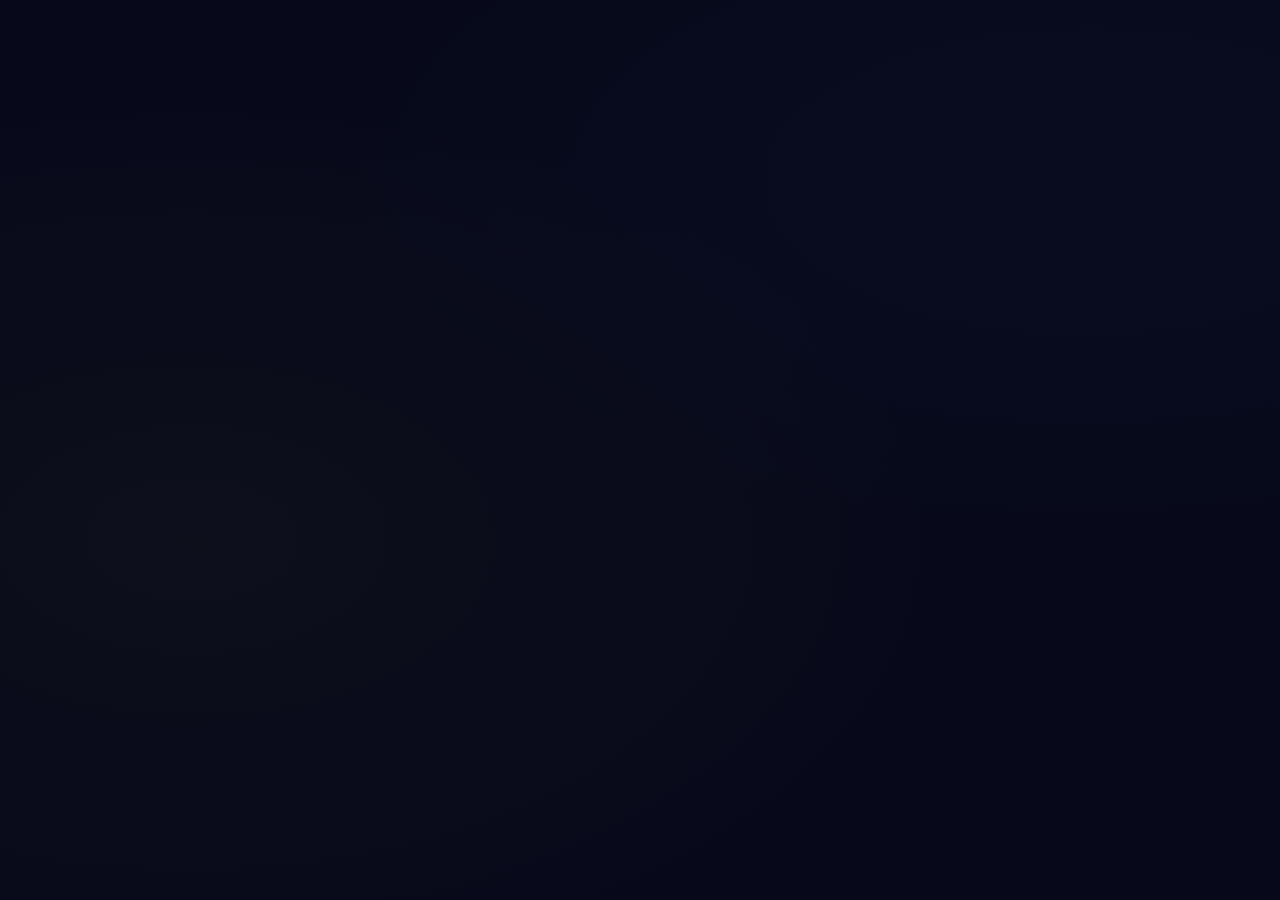
<file: sourceourt.html>
<!DOCTYPE html>
<html lang="en">
<head>
<meta charset="UTF-8">
<meta name="viewport" content="width=device-width, initial-scale=1.0">
<title>Source Court — AP Research Edition</title>
<style>
/* ===== RESET & ROOT ===== */
*, *::before, *::after { box-sizing: border-box; margin: 0; padding: 0; }

:root {
  --bg:          #07091a;
  --surface:     #0f1424;
  --card:        #131828;
  --card2:       #1a2040;
  --gold:        #c9a84c;
  --gold-bright: #f0c94a;
  --gold-dim:    rgba(201,168,76,0.18);
  --gold-border: rgba(201,168,76,0.35);
  --text:        #e4e6f2;
  --muted:       #6b7492;
  --red:         #e63946;
  --red-dim:     rgba(230,57,70,0.12);
  --green:       #2a9d8f;
  --green-dim:   rgba(42,157,143,0.12);
  --radius:      12px;
  --shadow:      0 6px 28px rgba(0,0,0,0.5);
}

html { scroll-behavior: smooth; }

body {
  background: var(--bg);
  color: var(--text);
  font-family: Georgia, 'Times New Roman', serif;
  min-height: 100vh;
  background-image:
    radial-gradient(ellipse 60% 50% at 15% 60%, rgba(201,168,76,0.04) 0%, transparent 100%),
    radial-gradient(ellipse 60% 40% at 85% 20%, rgba(42,100,157,0.04) 0%, transparent 100%);
}

/* ===== SCREENS ===== */
.screen { display: none; min-height: 100vh; }
.screen.active { display: block; animation: fadeUp 0.3s ease; }

@keyframes fadeUp {
  from { opacity: 0; transform: translateY(10px); }
  to   { opacity: 1; transform: translateY(0); }
}

/* ===== SHARED UTILITY ===== */
.gold { color: var(--gold); }
.muted { color: var(--muted); }
.sans { font-family: -apple-system, BlinkMacSystemFont, 'Segoe UI', Arial, sans-serif; }
.uppercase { text-transform: uppercase; letter-spacing: 0.14em; }
.center { text-align: center; }

/* ===== WELCOME SCREEN ===== */
#screen-welcome {
  display: flex;
  flex-direction: column;
  align-items: center;
  justify-content: center;
  padding: 48px 20px 60px;
  gap: 0;
}
#screen-welcome.active { display: flex; }

.emblem {
  text-align: center;
  margin-bottom: 36px;
}
.emblem-icon {
  font-size: 60px;
  display: block;
  margin-bottom: 14px;
  filter: drop-shadow(0 0 24px rgba(201,168,76,0.45));
  animation: glow 3s ease-in-out infinite alternate;
}
@keyframes glow {
  from { filter: drop-shadow(0 0 12px rgba(201,168,76,0.3)); }
  to   { filter: drop-shadow(0 0 28px rgba(201,168,76,0.6)); }
}
.emblem-title {
  font-size: clamp(38px, 9vw, 58px);
  color: var(--gold);
  letter-spacing: 0.18em;
  text-shadow: 0 0 40px rgba(201,168,76,0.25);
  line-height: 1;
}
.emblem-sub {
  margin-top: 8px;
  font-size: 11px;
  color: var(--muted);
  letter-spacing: 0.25em;
  text-transform: uppercase;
  font-family: -apple-system, BlinkMacSystemFont, 'Segoe UI', Arial, sans-serif;
}

.welcome-card {
  background: var(--card);
  border: 1px solid var(--gold-border);
  border-radius: var(--radius);
  padding: 32px 28px;
  width: 100%;
  max-width: 480px;
  box-shadow: var(--shadow), inset 0 1px 0 rgba(255,255,255,0.04);
}
.welcome-card h2 {
  font-size: 20px;
  color: var(--gold);
  text-align: center;
  margin-bottom: 10px;
}
.welcome-intro {
  font-size: 14px;
  color: var(--muted);
  line-height: 1.65;
  text-align: center;
  margin-bottom: 20px;
  font-family: -apple-system, BlinkMacSystemFont, 'Segoe UI', Arial, sans-serif;
}
.welcome-intro em { color: var(--text); font-style: normal; }

/* ===== INSTRUCTIONS ===== */
.instructions-box {
  background: var(--surface);
  border: 1px solid var(--gold-border);
  border-radius: 8px;
  padding: 16px 20px;
  margin-bottom: 24px;
  text-align: left;
}
.instructions-box h3 {
  font-size: 13px;
  color: var(--gold);
  text-transform: uppercase;
  letter-spacing: 0.1em;
  margin-bottom: 12px;
  font-family: -apple-system, BlinkMacSystemFont, 'Segoe UI', Arial, sans-serif;
}
.instructions-box ol {
  padding-left: 20px;
  color: var(--muted);
  font-size: 13px;
  line-height: 1.5;
  font-family: -apple-system, BlinkMacSystemFont, 'Segoe UI', Arial, sans-serif;
}
.instructions-box li { margin-bottom: 8px; }
.instructions-box li:last-child { margin-bottom: 0; }
.instructions-box strong { color: var(--text); }

.form-group { margin-bottom: 18px; }
.form-group label {
  display: block;
  font-size: 10px;
  letter-spacing: 0.18em;
  text-transform: uppercase;
  color: var(--gold);
  margin-bottom: 7px;
  font-family: -apple-system, BlinkMacSystemFont, 'Segoe UI', Arial, sans-serif;
}
.form-group input {
  width: 100%;
  background: var(--surface);
  border: 1px solid var(--gold-border);
  border-radius: 8px;
  padding: 11px 15px;
  color: var(--text);
  font-size: 15px;
  font-family: Georgia, serif;
  outline: none;
  transition: border-color 0.2s, box-shadow 0.2s;
}
.form-group input:focus {
  border-color: var(--gold);
  box-shadow: 0 0 0 3px rgba(201,168,76,0.1);
}
.form-group input::placeholder { color: #3a4060; }

.btn-enter {
  width: 100%;
  background: var(--gold);
  color: var(--bg);
  border: none;
  border-radius: 8px;
  padding: 13px;
  font-size: 13px;
  font-weight: bold;
  letter-spacing: 0.16em;
  text-transform: uppercase;
  font-family: -apple-system, BlinkMacSystemFont, 'Segoe UI', Arial, sans-serif;
  cursor: pointer;
  margin-top: 6px;
</file>
<file: Source Court2/styles.css>
/* =====================================================================
   SOURCE COURT: TACTICAL COMMAND CENTER STYLES
   ===================================================================== */

:root {
  --bg: #050814;
  --surface: #0f172a;
  --surface-hover: #1e293b;
  --panel: rgba(15, 23, 42, 0.85);
  
  --line: rgba(255, 255, 255, 0.1);
  --line-strong: rgba(255, 255, 255, 0.25);
  
  --gold: #d4af37;
  --gold-soft: #fce79c;
  --text: #f8fafc;
  --muted: #94a3b8;
  
  --admit: #10b981; /* Emerald Neon */
  --dismiss: #ef4444; /* Crimson Neon */
  --ink: #050814;
  
  --shadow: 0 8px 30px rgba(0, 0, 0, 0.6);
  --shadow-glow: 0 0 20px rgba(212, 175, 55, 0.15);
  
  --radius-lg: 12px;
  --radius-md: 8px;
  --radius-sm: 4px;
  
  --display: -apple-system, BlinkMacSystemFont, "Segoe UI", Roboto, sans-serif;
  --body: Georgia, "Times New Roman", serif; /* Serif for academic reading */
}

*, *::before, *::after {
  box-sizing: border-box;
}

html, body {
  min-height: 100%;
}

/* Highly Optimized Background - ZERO LAG */
body {
  margin: 0;
  font-family: var(--display);
  color: var(--text);
  background-color: var(--bg);
  background-image: 
    linear-gradient(rgba(255, 255, 255, 0.02) 1px, transparent 1px),
    linear-gradient(90deg, rgba(255, 255, 255, 0.02) 1px, transparent 1px);
  background-size: 40px 40px;
  letter-spacing: 0.02em;
}

button, input {
  font: inherit;
}

button {
  cursor: pointer;
}

input {
  width: 100%;
  background: var(--bg);
  border: 1px solid var(--line-strong);
  color: var(--text);
  padding: 12px;
  border-radius: var(--radius-sm);
  transition: border-color 0.2s ease;
}

input:focus {
  outline: none;
  border-color: var(--gold);
  box-shadow: 0 0 10px rgba(212, 175, 55, 0.2);
}

.app-shell {
  min-height: 100vh;
  padding: 20px;
  max-width: 1400px;
  margin: 0 auto;
}

.screen {
  min-height: calc(100vh - 40px);
  display: grid;
  gap: 24px;
}

/* =====================================================================
   PANELS & CONTAINERS (FLAT, NO BLURS)
   ===================================================================== */
.topbar, .panel, .case-card, .criteria-card, .mode-card, .persona-card, 
.summary-card, .toast, .modal-card, .score-breakdown, .badge-card, 
.hero-main, .hero-side, .career-banner, .bench-brief, .power-card {
  border: 1px solid var(--line);
  background: var(--panel);
  border-radius: var(--radius-lg);
  box-shadow: var(--shadow);
}

.topbar {
  display: flex;
  justify-content: space-between;
  align-items: center;
  gap: 20px;
  padding: 16px 24px;
  position: sticky;
  top: 20px;
  z-index: 30;
  border-bottom: 2px solid var(--gold); /* Distinct tactical underline */
}

.brand-lockup {
  display: grid;
  gap: 4px;
}

.eyebrow {
  font-family: var(--display);
  text-transform: uppercase;
  font-weight: 800;
  letter-spacing: 0.15em;
  font-size: 0.75rem;
  color: var(--gold);
}

.brand-title {
  font-family: var(--display);
  font-weight: 900;
  font-size: 1.5rem;
  letter-spacing: 0.05em;
  text-transform: uppercase;
}

.muted { color: var(--muted); }
.small { font-size: 0.85rem; }

/* =====================================================================
   TAGS & METERS
   ===================================================================== */
.tag-row {
  display: flex;
  flex-wrap: wrap;
  gap: 10px;
}

.tag, .career-pill, .score-pill {
  padding: 6px 14px;
  border-radius: 20px;
  font-size: 0.75rem;
  font-weight: bold;
  text-transform: uppercase;
  letter-spacing: 0.1em;
  background: rgba(255, 255, 255, 0.05);
  border: 1px solid var(--line);
}

.score-pill { color: var(--gold); border-color: rgba(212, 175, 55, 0.3); background: rgba(212, 175, 55, 0.05); }

/* Career Meter */
.meter {
  position: relative;
  height: 8px;
  border-radius: 4px;
  background: rgba(255, 255, 255, 0.05);
  overflow: hidden;
  margin: 10px 0;
}

.meter-fill {
  position: absolute;
  top: 0; left: 0; bottom: 0;
  background: var(--gold);
  box-shadow: 0 0 10px var(--gold);
  transition: width 0.4s ease;
}

/* =====================================================================
   GRIDS & LAYOUTS
   ===================================================================== */
.hero-grid {
  display: grid;
  grid-template-columns: minmax(0, 1.3fr) minmax(320px, 0.7fr);
  gap: 24px;
}

.home-grid, .court-grid, .verdict-grid {
  display: grid;
  grid-template-columns: minmax(0, 1.2fr) minmax(320px, 0.8fr);
  gap: 24px;
}

.hero-main {
  min-height: 300px;
  padding: 40px;
  display: flex;
  flex-direction: column;
  justify-content: space-between;
  border-left: 4px solid var(--gold);
  background: linear-gradient(135deg, rgba(15, 23, 42, 0.9), rgba(5, 8, 20, 0.95));
}

.hero-side {
  padding: 24px;
  display: grid;
  align-content: start;
  gap: 20px;
}

.panel { padding: 24px; }
.panel-title { font-size: 1.25rem; font-weight: bold; margin-bottom: 8px; margin-top: 4px; }

/* Interactive Cards (Personas & Modes) */
.mode-grid, .persona-grid, .criteria-grid {
  display: grid;
  grid-template-columns: repeat(2, minmax(0, 1fr));
  gap: 16px;
  margin-top: 16px;
}

.mode-card, .persona-card {
  padding: 20px;
  display: flex;
  flex-direction: column;
  gap: 12px;
  transition: transform 0.2s ease, border-color 0.2s ease, box-shadow 0.2s ease;
  border-left: 3px solid var(--line-strong);
}

.mode-card h3, .persona-card h3 {
  margin: 0 0 5px 0;
  font-size: 1.1rem;
  color: var(--text);
}

.mode-card:hover, .persona-card:hover {
  transform: translateY(-4px);
  border-color: var(--gold);
  box-shadow: var(--shadow-glow);
  background: var(--surface-hover);
}

.persona-card.selected {
  border-left-color: var(--gold);
  background: rgba(212, 175, 55, 0.05);
  box-shadow: inset 0 0 0 1px rgba(212, 175, 55, 0.2);
}

/* =====================================================================
   BUTTONS
   ===================================================================== */
.button-row { display: flex; gap: 12px; margin-top: 20px; }
.single-button-row { display: grid; gap: 12px; }

.button {
  padding: 14px 24px;
  border-radius: var(--radius-sm);
  font-weight: bold;
  text-transform: uppercase;
  letter-spacing: 0.1em;
  transition: all 0.2s ease;
  border: 1px solid transparent;
  text-align: center;
}

.button.primary {
  background: var(--gold);
  color: var(--ink);
}

.button.primary:hover {
  background: #ebd575;
  box-shadow: 0 0 15px rgba(212, 175, 55, 0.4);
  transform: translateY(-2px);
}

.button.secondary {
  background: var(--surface);
  color: var(--text);
  border-color: var(--line-strong);
}

.button.secondary:hover {
  background: var(--surface-hover);
  border-color: var(--gold);
  color: var(--gold);
}

.button.ghost {
  background: transparent;
  color: var(--muted);
  border-color: transparent;
  padding: 8px 12px;
  font-size: 0.8rem;
}

.button.ghost:hover { color: var(--text); }

/* =====================================================================
   COURTROOM SPECIFICS (CASE FILES)
   ===================================================================== */
.case-card {
  padding: 30px;
  background: var(--surface);
  border-top: 4px solid var(--gold);
}

.metadata-grid {
  display: grid;
  grid-template-columns: auto 1fr;
  gap: 8px 20px;
  margin: 20px 0;
  padding-bottom: 20px;
  border-bottom: 1px solid var(--line);
}

.meta-key { color: var(--gold); font-size: 0.8rem; text-transform: uppercase; font-weight: bold; letter-spacing: 0.1em; }
.meta-val { color: var(--text); font-weight: 500;}

/* Serif Font for Excerpts */
.excerpt-box {
  font-family: var(--body);
  font-size: 1.25rem;
  line-height: 1.8;
  color: #e2e8f0;
  border-left: 3px solid var(--gold);
  padding-left: 20px;
  font-style: italic;
  margin-top: 20px;
}

/* =====================================================================
   EVIDENCE GATHERING (CROSS EXAM)
   ===================================================================== */
.note-grid {
  display: grid;
  gap: 12px;
}

.note-button {
  background: var(--bg);
  border: 1px solid var(--line);
  padding: 16px;
  border-radius: var(--radius-md);
  text-align: left;
  transition: all 0.2s ease;
  color: var(--text);
}

.note-button:hover:not(:disabled) {
  border-color: var(--muted);
  background: var(--surface-hover);
}

.note-button.active {
  border-color: var(--gold);
  background: rgba(212, 175, 55, 0.08);
}

.note-button strong { display: block; color: var(--gold); margin-bottom: 4px; text-transform: uppercase; font-size: 0.8rem; letter-spacing: 0.1em;}

/* =====================================================================
   RULINGS & VERDICTS
   ===================================================================== */
.ruling-grid {
  display: grid;
  grid-template-columns: 1fr 1fr;
  gap: 16px;
  margin-top: 20px;
}

.ruling-button {
  background: var(--surface);
  border: 2px solid var(--line-strong);
  padding: 20px;
  border-radius: var(--radius-md);
  color: var(--text);
  display: flex;
  flex-direction: column;
  align-items: center;
  gap: 8px;
  transition: all 0.2s;
}

.ruling-button strong { font-size: 1.2rem; text-transform: uppercase; letter-spacing: 0.1em; }

.ruling-button[data-verdict="true"]:hover {
  border-color: var(--admit);
  background: rgba(16, 185, 129, 0.1);
  color: var(--admit);
  box-shadow: 0 0 20px rgba(16, 185, 129, 0.2);
  transform: translateY(-4px);
}

.ruling-button[data-verdict="false"]:hover {
  border-color: var(--dismiss);
  background: rgba(239, 68, 68, 0.1);
  color: var(--dismiss);
  box-shadow: 0 0 20px rgba(239, 68, 68, 0.2);
  transform: translateY(-4px);
}

.stamp {
  display: inline-flex;
  align-items: center;
  justify-content: center;
  padding: 12px 30px;
  border-radius: 8px;
  border: 4px solid currentColor;
  transform: rotate(-3deg);
  font-size: 2.5rem;
  font-weight: 900;
  text-transform: uppercase;
  letter-spacing: 0.1em;
  margin: 20px 0;
}

.stamp.good { color: var(--admit); text-shadow: 0 0 15px rgba(16, 185, 129, 0.4); box-shadow: inset 0 0 15px rgba(16, 185, 129, 0.2);}
.stamp.bad { color: var(--dismiss); text-shadow: 0 0 15px rgba(239, 68, 68, 0.4); box-shadow: inset 0 0 15px rgba(239, 68, 68, 0.2);}

/* Strike Chips */
.strike-row { display: inline-flex; gap: 8px; }
.strike-chip {
  width: 24px; height: 24px;
  border-radius: 4px;
  border: 1px solid var(--line-strong);
  background: rgba(255, 255, 255, 0.1);
}
.strike-chip.lost {
  background: var(--dismiss);
  border-color: var(--dismiss);
  box-shadow: 0 0 10px rgba(239, 68, 68, 0.5);
}

/* =====================================================================
   MODALS & RESPONSIVE
   ===================================================================== */
.modal {
  position: fixed;
  inset: 0;
  display: grid;
  place-items: center;
  background: rgba(5, 8, 20, 0.9);
  z-index: 60;
  padding: 20px;
}

.modal-card {
  width: min(800px, 100%);
  border-radius: var(--radius-lg);
  padding: 30px;
  display: grid;
  gap: 20px;
}

@media (max-width: 900px) {
  .hero-grid, .home-grid, .court-grid, .verdict-grid {
    grid-template-columns: 1fr;
  }
  .app-shell { padding: 10px; }
  .mode-grid, .persona-grid { grid-template-columns: 1fr; }
  .ruling-grid { grid-template-columns: 1fr; }
}
/* =====================================================================
   ERROR NOTIFICATIONS
   ===================================================================== */
.toast {
  position: fixed !important;
  top: 50% !important;
  left: 50% !important;
  transform: translate(-50%, -50%) !important;
  background: rgba(239, 68, 68, 0.95) !important;
  border: 2px solid #f87171 !important;
  color: #fff !important;
  padding: 20px 30px !important;
  border-radius: var(--radius-md) !important;
  font-size: 1.2rem !important;
  font-weight: bold !important;
  text-align: center !important;
  z-index: 9999 !important;
  box-shadow: 0 10px 40px rgba(239, 68, 68, 0.5) !important;
  animation: popIn 0.3s cubic-bezier(0.175, 0.885, 0.32, 1.275), shake 0.4s ease 0.3s;
}

@keyframes popIn {
  from { opacity: 0; transform: translate(-50%, -40%) scale(0.8); }
  to { opacity: 1; transform: translate(-50%, -50%) scale(1); }
}
@keyframes shake {
  0%, 100% { transform: translate(-50%, -50%); }
  25% { transform: translate(calc(-50% - 10px), -50%); }
  50% { transform: translate(calc(-50% + 10px), -50%); }
  75% { transform: translate(calc(-50% - 10px), -50%); }
}
</file>
